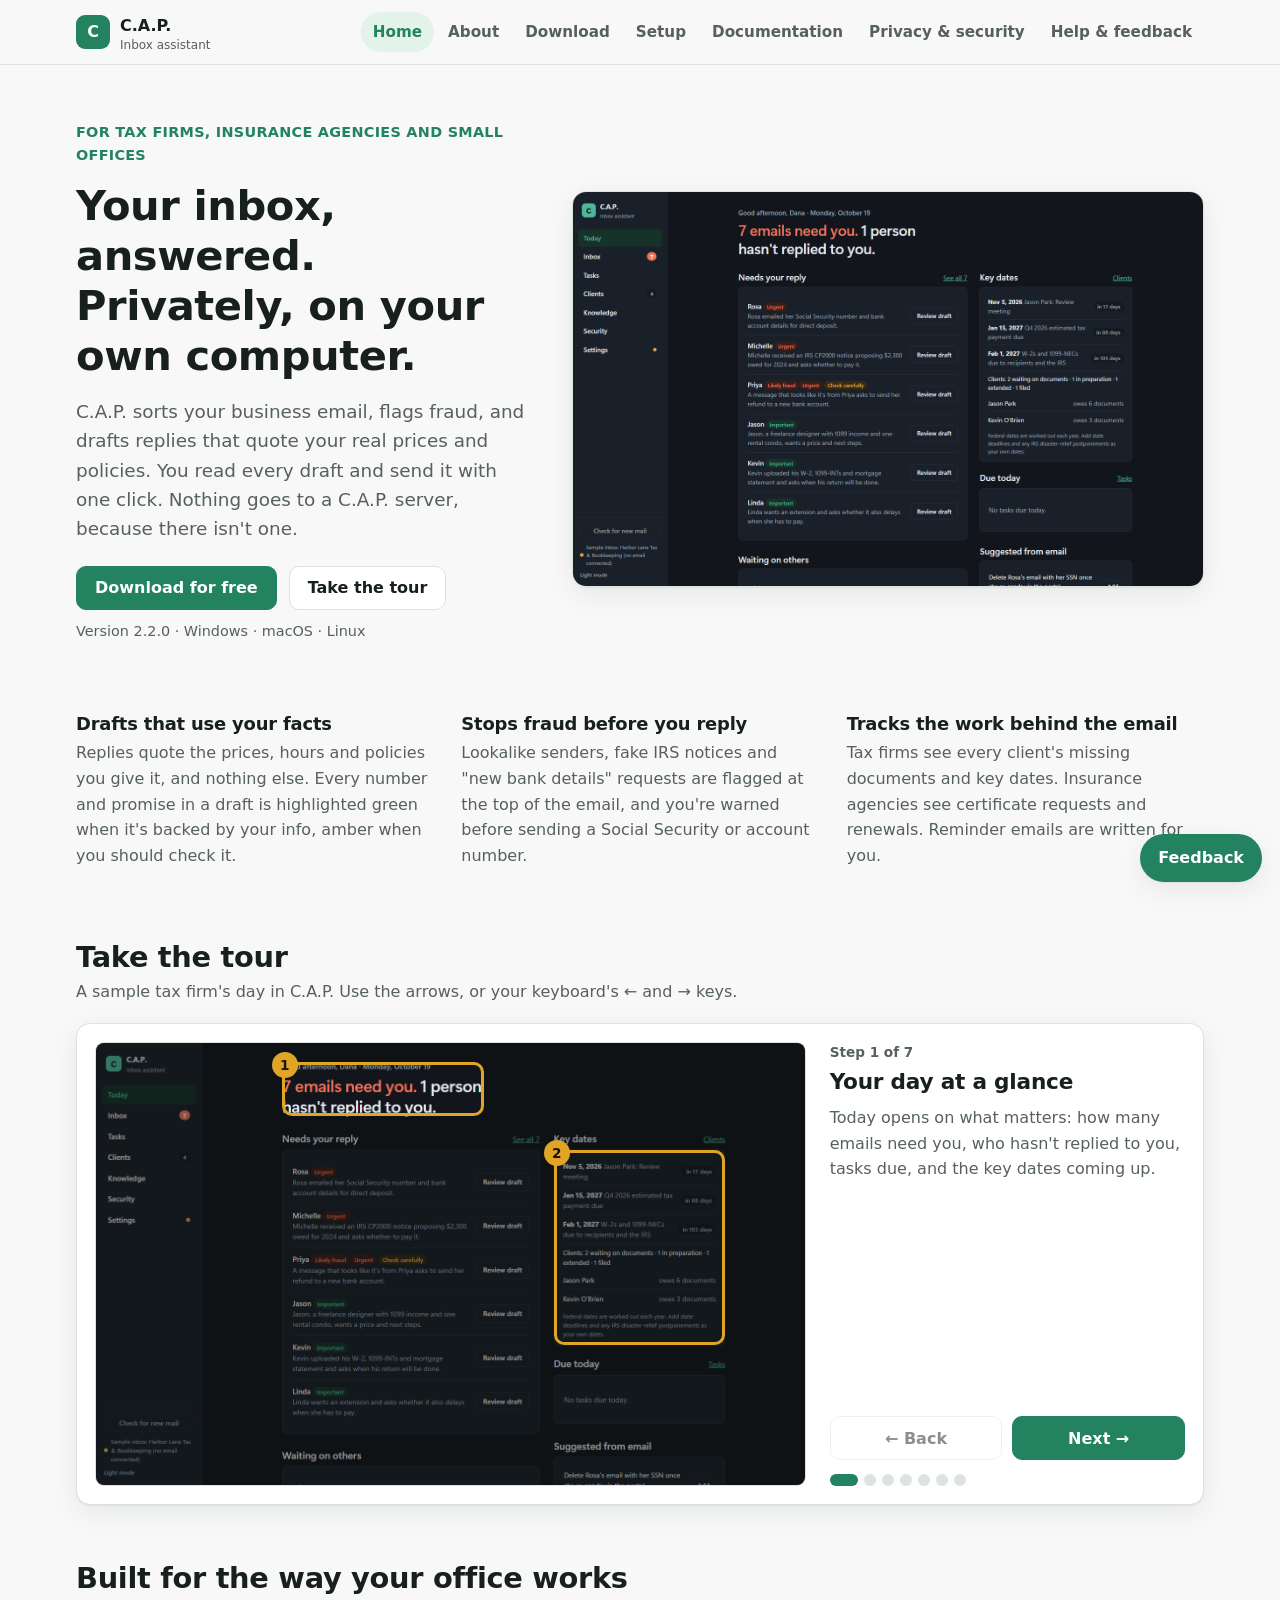
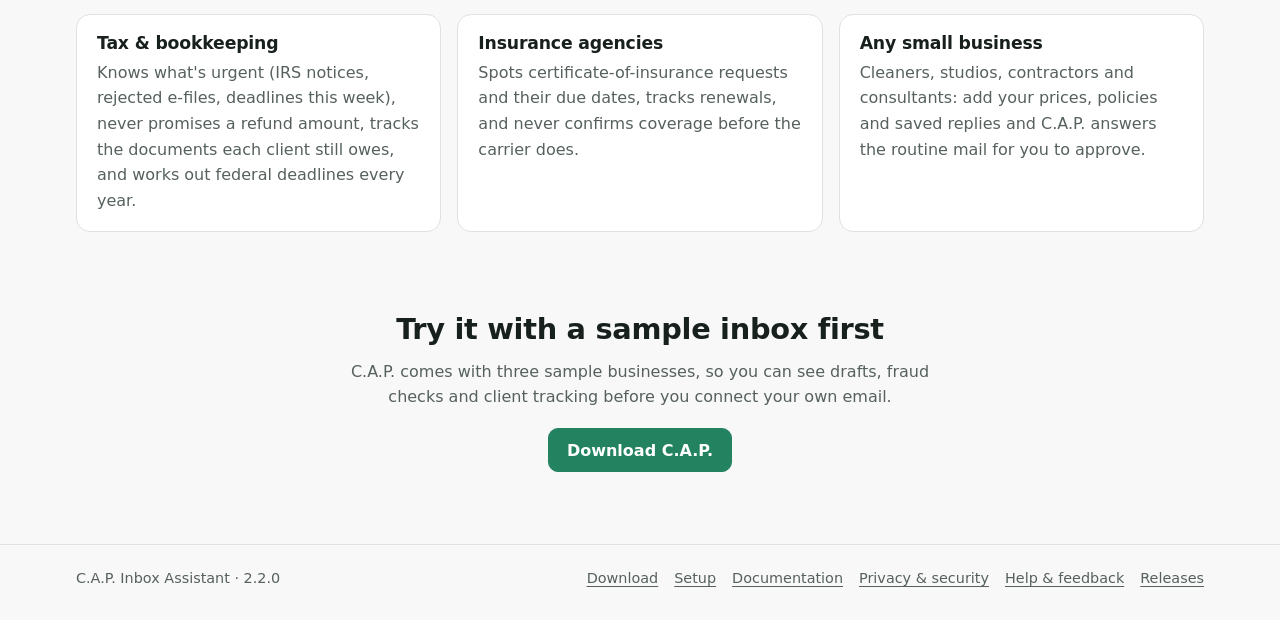
<file: site/index.html>
<!doctype html>
<html lang="en">
<head>
<meta charset="utf-8">
<meta name="viewport" content="width=device-width, initial-scale=1">
<title>C.A.P. Inbox Assistant</title>
<meta name="description" content="C.A.P. sorts your business email and drafts replies from your own prices and policies, on your own computer. Free download for Windows, macOS and Linux.">
<!-- The GitHub repository that hosts the releases, as owner/name. The download buttons read its latest release. -->
<meta name="cap-repo" content="OWNER/REPO">
<!-- GoatCounter site code (CODE.goatcounter.com) for cookie-free visit and download counts. Empty turns counting off. -->
<meta name="goatcounter" content="cap-inbox">
<meta http-equiv="Content-Security-Policy" content="default-src 'self'; img-src 'self' data: https://cap-inbox.goatcounter.com;connect-src 'self' https://api.github.com; style-src 'self'; script-src 'self'; base-uri 'none'; form-action 'none'">
<meta name="referrer" content="no-referrer">
<link rel="icon" href="assets/icon.svg" type="image/svg+xml">
<link rel="stylesheet" href="styles.css">
</head>
<body>
<a class="skip" href="#main">Skip to content</a>
<header class="top">
  <div class="wrap top-row">
    <a class="brand" href="#home" aria-label="C.A.P. home"><span class="mark" aria-hidden="true">C</span><span>C.A.P.<small>Inbox assistant</small></span></a>
    <nav class="tabs" aria-label="Site">
      <a href="#home" data-tab="home">Home</a>
      <a href="#about" data-tab="about">About</a>
      <a href="#download" data-tab="download">Download</a>
      <a href="#setup" data-tab="setup">Setup</a>
      <a href="#docs" data-tab="docs">Documentation</a>
      <a href="#privacy" data-tab="privacy">Privacy &amp; security</a>
      <a href="#feedback" data-tab="feedback">Help &amp; feedback</a>
    </nav>
  </div>
</header>

<main id="main" tabindex="-1">

<!-- ============================== HOME ============================== -->
<section id="tab-home" class="tab" aria-labelledby="home-title">
  <div class="wrap hero">
    <div class="hero-copy">
      <p class="eyebrow">For tax firms, insurance agencies and small offices</p>
      <h1 id="home-title">Your inbox, answered. Privately, on your own computer.</h1>
      <p class="lede">C.A.P. sorts your business email, flags fraud, and drafts replies that quote your real prices and policies. You read every draft and send it with one click. Nothing goes to a C.A.P. server, because there isn't one.</p>
      <div class="cta">
        <a class="btn primary" href="#download" data-os-label>Download for free</a>
        <a class="btn" href="#tour">Take the tour</a>
      </div>
      <p class="fine" data-version-line>Windows · macOS · Linux</p>
    </div>
    <figure class="hero-shot">
      <img src="assets/today.png" width="1440" height="900" alt="The C.A.P. Today screen: seven emails need a reply, urgent and likely-fraud emails are labeled, and a Key dates panel lists upcoming tax deadlines.">
    </figure>
  </div>

  <div class="wrap points">
    <article><h2>Drafts that use your facts</h2><p>Replies quote the prices, hours and policies you give it, and nothing else. Every number and promise in a draft is highlighted green when it's backed by your info, amber when you should check it.</p></article>
    <article><h2>Stops fraud before you reply</h2><p>Lookalike senders, fake IRS notices and "new bank details" requests are flagged at the top of the email, and you're warned before sending a Social Security or account number.</p></article>
    <article><h2>Tracks the work behind the email</h2><p>Tax firms see every client's missing documents and key dates. Insurance agencies see certificate requests and renewals. Reminder emails are written for you.</p></article>
  </div>

  <div class="wrap" id="tour">
    <div class="section-head">
      <h2>Take the tour</h2>
      <p>A sample tax firm's day in C.A.P. Use the arrows, or your keyboard's ← and → keys.</p>
    </div>
    <div class="tour" tabindex="0" aria-roledescription="carousel" aria-label="Product tour">
      <div class="tour-stage">
        <img id="tour-img" src="assets/today.png" width="1440" height="900" alt="">
        <div id="tour-marks" aria-hidden="true"></div>
      </div>
      <div class="tour-side">
        <p class="tour-count" id="tour-count">Step 1 of 7</p>
        <h3 id="tour-title"></h3>
        <div id="tour-text" aria-live="polite"></div>
        <div class="tour-nav">
          <button class="btn" id="tour-prev" type="button">← Back</button>
          <button class="btn primary" id="tour-next" type="button">Next →</button>
        </div>
        <div class="tour-dots" id="tour-dots" role="tablist" aria-label="Tour steps"></div>
      </div>
    </div>
  </div>

  <div class="wrap built-for">
    <div class="section-head"><h2>Built for the way your office works</h2></div>
    <div class="cards three">
      <article class="card"><h3>Tax &amp; bookkeeping</h3><p>Knows what's urgent (IRS notices, rejected e-files, deadlines this week), never promises a refund amount, tracks the documents each client still owes, and works out federal deadlines every year.</p></article>
      <article class="card"><h3>Insurance agencies</h3><p>Spots certificate-of-insurance requests and their due dates, tracks renewals, and never confirms coverage before the carrier does.</p></article>
      <article class="card"><h3>Any small business</h3><p>Cleaners, studios, contractors and consultants: add your prices, policies and saved replies and C.A.P. answers the routine mail for you to approve.</p></article>
    </div>
  </div>

  <div class="wrap closing">
    <h2>Try it with a sample inbox first</h2>
    <p>C.A.P. comes with three sample businesses, so you can see drafts, fraud checks and client tracking before you connect your own email.</p>
    <a class="btn primary" href="#download">Download C.A.P.</a>
  </div>
</section>

<!-- ============================== ABOUT ============================== -->
<section id="tab-about" class="tab" aria-labelledby="about-title" hidden>
  <div class="wrap narrow">
    <h1 id="about-title">About C.A.P.</h1>
    <p class="lede">C.A.P. is a private AI inbox assistant for small businesses. It reads your email on your own computer, works out what needs you, and writes a reply in your voice using only facts you've given it. You stay in charge: it never sends, archives or deletes anything without your click.</p>

    <h2>How it works</h2>
    <ol class="flow">
      <li><strong>Your mailbox</strong><span>C.A.P. connects straight to your email provider. Mail stays unread on the server.</span></li>
      <li><strong>Sort</strong><span>A quick pass on each new email: needs a reply, FYI, urgent, likely fraud, holds sensitive numbers.</span></li>
      <li><strong>Draft</strong><span>Urgent mail first. Drafts use your business profile, saved replies and files, and never invent prices or availability.</span></li>
      <li><strong>Check</strong><span>Every price, date, link and promise is highlighted: green when your sources back it, amber when you should look.</span></li>
      <li><strong>You send</strong><span>Edit if you like, then send. C.A.P. learns from your edits and offers to update your facts.</span></li>
    </ol>

    <h2>What's inside</h2>
    <div class="cards two">
      <article class="card"><h3>Today</h3><p>Who needs a reply, who hasn't answered you, tasks due, key dates and today's calendar, with the time you've saved.</p></article>
      <article class="card"><h3>Inbox</h3><p>Needs reply, FYI, Snoozed and Sent. One-click drafts with tone buttons, saved replies, "remind me if no answer", snooze, and keyboard shortcuts.</p></article>
      <article class="card"><h3>Clients or Policies</h3><p>Tax firms: each client's return, status, documents still owed, a timeline of dates, and a reminder email listing what's missing. Insurance: certificate requests and renewals with due dates.</p></article>
      <article class="card"><h3>Key dates</h3><p>Federal tax deadlines worked out for every year and moved off weekends and holidays, plus your own state deadlines and client dates, once or every year.</p></article>
      <article class="card"><h3>Knowledge</h3><p>Business profile, saved replies, and files (PDF, Word, Excel, PowerPoint, text up to 25 MB). Ask questions and get answers with their sources.</p></article>
      <article class="card"><h3>Security</h3><p>A protection score, app lock with a PIN, fraud and sensitive-number checks, automatic clean-up of old email text, and an audit log you can download.</p></article>
      <article class="card"><h3>Industry starter kits</h3><p>Pick tax &amp; bookkeeping or insurance to add 14 ready-made saved replies, "never promise" safety rules and a document checklist. Nothing you've written is changed.</p></article>
      <article class="card"><h3>Your choice of AI</h3><p>Run a free model on your own computer with Ollama, so email never leaves it, or use OpenAI, Anthropic, Google Gemini, Groq or OpenRouter with your own API key.</p></article>
    </div>

    <h2>What C.A.P. won't do</h2>
    <ul class="ticks no">
      <li>Send, archive or delete email on its own. There is no auto-send.</li>
      <li>Invent prices, policies, dates or availability that aren't in your information.</li>
      <li>Send your data to us. There is no C.A.P. account, server, analytics or telemetry.</li>
    </ul>

    <h2>Works with</h2>
    <table class="grid-table">
      <thead><tr><th scope="col">Email</th><th scope="col">How it connects</th></tr></thead>
      <tbody>
        <tr><td>Gmail and Google Workspace, Yahoo, iCloud, AOL, Zoho, Fastmail</td><td>Secure IMAP and SMTP with an app password (about 2 minutes to create)</td></tr>
        <tr><td>Your own domain (you@yourbusiness.com)</td><td>IMAP and SMTP with your email password or app password</td></tr>
        <tr><td>Outlook.com, Hotmail, Microsoft 365 (including your own domain on Microsoft 365)</td><td>Sign in with Microsoft: enter a short code on Microsoft's page and approve. C.A.P. never sees your password.</td></tr>
        <tr><td>Google Calendar (optional)</td><td>Google sign-in, so drafts avoid times you're already booked</td></tr>
      </tbody>
    </table>

    <h2>Release notes</h2>
    <div class="notes">
      <h3>Version <span data-version>2.2.5</span></h3>
      <ul>
        <li>Outlook.com and Microsoft 365 now work with Sign in with Microsoft, including business addresses on Microsoft 365.</li>
        <li>Business email on Google Workspace is recognised automatically.</li>
        <li>A Windows installer: Start menu entry, uninstall from Settings, no administrator password needed.</li>
        <li>Fixes a Windows start-up error ("Failed to resolve Python.Runtime.Loader.Initialize") after unzipping the download with Extract All.</li>
        <li>Key dates never run out: federal deadlines are worked out every year, moved off weekends and holidays.</li>
        <li>Add your own dates for the whole firm, or on a client's timeline.</li>
        <li>Upload files button in Knowledge.</li>
        <li>Starter kits added while a sample inbox is loaded now stay after the sample is removed.</li>
        <li>Stronger protection for the app window, and no outside calls from the AI library at start-up.</li>
        <li>Downloads for Windows, macOS (Apple silicon) and Linux.</li>
      </ul>
      <p><a data-releases-link href="#download">All releases</a></p>
    </div>
  </div>
</section>

<!-- ============================== DOWNLOAD ============================== -->
<section id="tab-download" class="tab" aria-labelledby="download-title" hidden>
  <div class="wrap narrow">
    <h1 id="download-title">Download C.A.P.</h1>
    <p class="lede blurb">Free for Windows, macOS and Linux. C.A.P. runs on your own computer: your email, clients and business details stay there. Download, unzip and open it, then try the sample inbox before you connect your email. Setup takes about ten minutes.</p>

    <div class="dl-main" id="dl-main"></div>
    <div class="dl-list" id="dl-list" aria-live="polite"><p class="muted">Loading the latest release…</p></div>
    <p class="fine" id="dl-source"></p>

    <h2>Before you open it</h2>
    <div class="notice">
      <p><strong>Your computer will warn you the first time.</strong> This release isn't code-signed yet, so Windows shows "Windows protected your PC" and macOS says it can't check the app for malware. That's expected for an unsigned app. The <a href="#setup">setup guide</a> shows exactly what to click. Check the SHA-256 checksum below first, so you know the file is the one we published.</p>
    </div>

    <h2>Check the download</h2>
    <p>Each file has a SHA-256 checksum. Run the command for your computer in the folder you downloaded to, and compare the result with the checksum next to the file above. They should match exactly.</p>
    <div class="os-switch" role="tablist" aria-label="Checksum command">
      <button role="tab" data-verify="windows" aria-selected="true">Windows</button><button role="tab" data-verify="mac" aria-selected="false">macOS</button><button role="tab" data-verify="linux" aria-selected="false">Linux</button>
    </div>
    <div class="verify" data-verify-panel="windows"><p>In PowerShell:</p><pre><code>Get-FileHash .\<span data-file="windows">CAP-windows-x64.zip</span> -Algorithm SHA256</code></pre></div>
    <div class="verify" data-verify-panel="mac" hidden><p>In Terminal:</p><pre><code>shasum -a 256 ~/Downloads/<span data-file="mac">CAP-macos-arm64.zip</span></code></pre></div>
    <div class="verify" data-verify-panel="linux" hidden><p>In a terminal:</p><pre><code>sha256sum ~/Downloads/<span data-file="linux">CAP-linux-x64.tar.gz</span></code></pre></div>

    <h2>System requirements</h2>
    <table class="grid-table">
      <thead><tr><th scope="col"></th><th scope="col">Windows</th><th scope="col">macOS</th><th scope="col">Linux</th></tr></thead>
      <tbody>
        <tr><th scope="row">System</th><td>Windows 10 or 11, 64-bit</td><td>macOS 14 Sonoma or later, Apple silicon (M1 or newer)</td><td>64-bit desktop Linux, such as Ubuntu 22.04 or newer</td></tr>
        <tr><th scope="row">Memory</th><td colspan="3">8 GB minimum. 16 GB recommended to run the AI on your own computer.</td></tr>
        <tr><th scope="row">Disk space</th><td colspan="3">About 1.5 GB for C.A.P., plus 3 to 15 GB for a local AI model (not needed if you use a cloud AI key).</td></tr>
        <tr><th scope="row">Internet</th><td colspan="3">Needed to read and send email, and for cloud AI if you choose it.</td></tr>
      </tbody>
    </table>
    <p class="fine">Macs with Intel processors aren't supported in this release.</p>
  </div>
</section>

<!-- ============================== SETUP ============================== -->
<section id="tab-setup" class="tab" aria-labelledby="setup-title" hidden>
  <div class="wrap narrow">
    <h1 id="setup-title">Set up C.A.P.</h1>
    <p class="lede">About ten minutes from download to your first draft. Pick your computer:</p>
    <div class="os-switch big" role="tablist" aria-label="Your computer">
      <button role="tab" data-setup="windows" aria-selected="true">Windows</button><button role="tab" data-setup="mac" aria-selected="false">macOS</button><button role="tab" data-setup="linux" aria-selected="false">Linux</button>
    </div>

    <ol class="steps" data-setup-panel="windows">
      <li><h3>Download</h3><p>Go to <a href="#download">Download</a> and save <code data-file="windows">CAP-windows-x64-setup.exe</code>. Optional: check its checksum as shown there.</p></li>
      <li><h3>Run the installer</h3><p>Open your Downloads folder and double-click the file. If you see "Windows protected your PC", click <strong>More info</strong>, then <strong>Run anyway</strong>. It installs just for you, so no administrator password is needed.</p></li>
      <li><h3>Follow the setup</h3><p>Click <strong>Next</strong> through the setup, tick <strong>Create a desktop shortcut</strong> if you'd like one, and click <strong>Install</strong>, then <strong>Finish</strong> to open C.A.P.</p></li>
      <li><h3>Open it any time</h3><p>Find <strong>C.A.P. Inbox Assistant</strong> in the Start menu. Right-click it and choose <strong>Pin to Start</strong> or <strong>Pin to taskbar</strong> to keep it handy.</p></li>
      <li><h3>Prefer no installer?</h3><p>Download the portable ZIP instead, right-click it, choose <strong>Extract All…</strong> into a folder you own, such as <code>Documents\CAP</code>, and open <strong>CAP.exe</strong> in the <code>CAP</code> folder. Keep that folder together: the app needs the <code>_internal</code> folder beside it.</p></li>
    </ol>

    <ol class="steps" data-setup-panel="mac" hidden>
      <li><h3>Download</h3><p>Go to <a href="#download">Download</a> and save <code data-file="mac">CAP-macos-arm64.zip</code>. Safari usually unzips it for you; if not, double-click the ZIP in Downloads.</p></li>
      <li><h3>Move it to Applications</h3><p>Drag <strong>CAP</strong> (CAP.app) from Downloads into your <strong>Applications</strong> folder.</p></li>
      <li><h3>Open it the first time</h3><p>Double-click CAP in Applications. macOS says it can't check the app for malware; click <strong>Done</strong> (or <strong>OK</strong>). Then open <strong>System Settings → Privacy &amp; Security</strong>, scroll down to the message about CAP, and click <strong>Open Anyway</strong>. Enter your Mac password if asked, then click <strong>Open</strong>.</p></li>
      <li><h3>From now on</h3><p>CAP opens like any other app. Drag it to your Dock to keep it there.</p></li>
    </ol>

    <ol class="steps" data-setup-panel="linux" hidden>
      <li><h3>Download</h3><p>Go to <a href="#download">Download</a> and save <code data-file="linux">CAP-linux-x64.tar.gz</code>.</p></li>
      <li><h3>Unpack it</h3><pre><code>mkdir -p ~/Applications
tar -xzf ~/Downloads/<span data-file="linux">CAP-linux-x64.tar.gz</span> -C ~/Applications</code></pre></li>
      <li><h3>Open C.A.P.</h3><pre><code>~/Applications/CAP/CAP</code></pre><p>If the window doesn't open, your system may be missing a few common display libraries. On Ubuntu or Debian:</p><pre><code>sudo apt install libxcb-cursor0 libxkbcommon-x11-0 libnss3 libegl1</code></pre></li>
      <li><h3>Optional: add it to your app menu</h3><p>Create <code>~/.local/share/applications/cap.desktop</code> containing:</p><pre><code>[Desktop Entry]
Type=Application
Name=C.A.P.
Exec=/home/YOUR-USER-NAME/Applications/CAP/CAP
Terminal=false
Categories=Office;Email;</code></pre></li>
    </ol>

    <h2>Then, in C.A.P.</h2>
    <p>The first time it opens, C.A.P. walks you through three steps. Here's what each one needs. For everything after setup, see the <a href="#docs">Documentation</a>.</p>
    <ol class="steps cont">
      <li><h3>Try the sample inbox (optional)</h3><p>Choose a sample business (home cleaning, tax firm or insurance agency) and click <strong>Load sample inbox</strong> to see drafts, fraud flags and client tracking. Remove it any time in <strong>Settings</strong>; your own setup is kept.</p></li>
      <li><h3>Choose the AI that writes drafts</h3>
        <p><strong>Private and free, on your computer:</strong> install <a href="https://ollama.com/download" rel="noopener noreferrer">Ollama</a>, then download one model. Open a terminal (PowerShell on Windows) and run one of these:</p>
        <table class="grid-table">
          <thead><tr><th scope="col">Your computer has</th><th scope="col">Run this</th></tr></thead>
          <tbody>
            <tr><td>8 GB of memory</td><td><code>ollama pull qwen3.5:4b</code></td></tr>
            <tr><td>12 GB or more</td><td><code>ollama pull qwen3.5:9b</code></td></tr>
            <tr><td>16 GB or more, for the most natural writing</td><td><code>ollama pull gemma3:12b</code></td></tr>
          </tbody>
        </table>
        <p>C.A.P. finds Ollama by itself. Pick the model and click <strong>Use this model</strong>.</p>
        <p><strong>Faster on older computers:</strong> choose <strong>Cloud</strong> and paste an API key from OpenAI, Anthropic, Google Gemini, Groq or OpenRouter. The text needed for each draft then goes to that company. See <a href="#privacy">Privacy &amp; security</a>.</p></li>
      <li><h3>Connect your email</h3>
        <p>Type your email address. C.A.P. picks the right way to connect and links to the page you need. For Gmail, Yahoo, iCloud, AOL, Zoho and Fastmail, create an <strong>app password</strong> (your provider's security settings; two-step verification must be on) and paste it in. For your own domain, use your email password or app password; the server names are filled in for you and can be changed.</p>
        <p><strong>Outlook.com, Hotmail and Microsoft 365</strong> (including business addresses on Microsoft 365): click <strong>Sign in with Microsoft</strong>, enter the code C.A.P. shows on Microsoft's page, and approve. Your company's IT admin may need to approve C.A.P. once for your organisation.</p></li>
      <li><h3>Tell it about your business</h3><p>Add your name, business name, services and prices. Then open <strong>Knowledge</strong> to add hours, policies, links and common questions, and upload price lists or policy documents with <strong>Upload files</strong>. Drafts use only what's here.</p></li>
      <li><h3>Pick your industry</h3><p>In <strong>Settings → Your industry</strong>, choose Tax &amp; bookkeeping or Insurance agency and click <strong>Add starter kit</strong> for 14 saved replies, safety rules and a checklist.</p></li>
      <li><h3>Lock it down</h3><p>Open <strong>Security</strong> and turn on <strong>App lock</strong> (save your recovery code somewhere safe), choose how long to keep old email text, and turn on disk encryption for your computer (BitLocker, FileVault or LUKS).</p></li>
    </ol>

    <h2>Updating</h2>
    <p>On Windows, run the new installer; it replaces the old version. With the portable ZIP, or on macOS and Linux, replace the old <code>CAP</code> folder (or CAP.app) with the new one. Your email history, settings and clients are stored separately, so they carry over.</p>

    <h2>Removing C.A.P.</h2>
    <p>On Windows, open <strong>Settings → Apps → Installed apps</strong>, find <strong>C.A.P. Inbox Assistant</strong>, and choose <strong>Uninstall</strong>. With the portable ZIP, or on macOS and Linux, delete the <code>CAP</code> folder or CAP.app. To remove your data too, delete C.A.P.'s data folder:</p>
    <ul>
      <li>Windows: <code>%LOCALAPPDATA%\CAP</code> (paste it into File Explorer's address bar)</li>
      <li>macOS: <code>~/Library/Application Support/CAP</code></li>
      <li>Linux: <code>~/.local/share/CAP</code></li>
    </ul>
    <p>Saved email and AI passwords are in your system's password store (Windows Credential Manager, macOS Keychain or your Linux keyring) under entries named for C.A.P.; delete them there.</p>

    <h2>If something goes wrong</h2>
    <dl class="faq">
      <dt>Windows: "Failed to resolve Python.Runtime.Loader.Initialize"</dt><dd>Windows blocked the files because they came from the internet. Version 2.2.1 and later fix this by themselves. On an older version, delete the extracted <code>CAP</code> folder, right-click the downloaded ZIP, choose <strong>Properties</strong>, tick <strong>Unblock</strong>, click <strong>OK</strong>, and extract it again.</dd>
      <dt>Nothing happens when I open it</dt><dd>Give it a few seconds the first time. On Windows, make sure you extracted the ZIP first and opened CAP.exe from the extracted folder.</dd>
      <dt>"Ollama isn't running"</dt><dd>Open the Ollama app (or run <code>ollama serve</code>), then click <strong>Test and use this model</strong> again.</dd>
      <dt>Email won't connect</dt><dd>Most providers need an app password, not your normal password, and two-step verification turned on to create one. C.A.P.'s connect screen links to the right page.</dd>
      <dt>Drafts are slow</dt><dd>Local AI depends on your computer. Try a smaller model, choose <strong>Settings → Inbox → Write drafts only when I open an email</strong>, or use a cloud AI key.</dd>
    </dl>
  </div>
</section>

<!-- ============================== PRIVACY ============================== -->
<section id="tab-privacy" class="tab" aria-labelledby="privacy-title" hidden>
  <div class="wrap narrow">
    <h1 id="privacy-title">Privacy &amp; security</h1>
    <p class="lede">C.A.P. was built for offices that handle tax returns, policies and Social Security numbers. Here is exactly what happens to your information.</p>

    <h2>Where your information lives</h2>
    <p>Everything C.A.P. knows (email text, drafts, clients, tasks, your business details and files) is kept in one database file on your computer, in C.A.P.'s data folder. There is no C.A.P. account and no C.A.P. server. We never receive your email, your clients' details or anything about how you use the app.</p>

    <h2>What leaves your computer, and only when</h2>
    <table class="grid-table">
      <thead><tr><th scope="col">Goes to</th><th scope="col">What</th><th scope="col">When</th></tr></thead>
      <tbody>
        <tr><td>Your email provider</td><td>Reading, sending, archiving and deleting your mail, over encrypted connections</td><td>When C.A.P. checks for mail, and when you click Send, Done or Delete</td></tr>
        <tr><td>Nobody (local AI)</td><td>With Ollama, drafting happens on your computer</td><td>Never leaves</td></tr>
        <tr><td>The AI company you chose (cloud AI)</td><td>The text needed to sort and draft each email, under your own API key. You can mask SSNs and account numbers first.</td><td>Only if you choose a cloud AI</td></tr>
        <tr><td>Google Calendar</td><td>Reading your events so drafts avoid busy times</td><td>Only if you connect it</td></tr>
      </tbody>
    </table>
    <p>C.A.P. has no analytics, telemetry or crash reporting, and it turns off the reporting option in the AI library it uses.</p>

    <h2>How C.A.P. protects it</h2>
    <ul class="ticks">
      <li><strong>Private to this computer.</strong> C.A.P. only accepts connections from your own computer. Every change needs a secret code that is new each time C.A.P. starts, and other websites can't load or embed it.</li>
      <li><strong>App lock.</strong> A PIN when C.A.P. opens and after you've been away. The PIN is stored only as a salted hash, wrong guesses lock it for a while, and a recovery code gets you back in.</li>
      <li><strong>Passwords in your system's vault.</strong> Email passwords and AI keys go to Windows Credential Manager, the macOS Keychain or your Linux keyring. If that isn't available, C.A.P. says so in Settings.</li>
      <li><strong>Fraud and impersonation shield.</strong> Lookalike sender addresses, fake IRS messages, payment-change requests and phishing links are flagged before you reply.</li>
      <li><strong>Sensitive-number guard.</strong> Emails holding SSNs, account, card or license numbers are marked, you're warned before sending one, and numbers can be masked once an email is handled.</li>
      <li><strong>Clean-up.</strong> Choose to delete old email text automatically after 30 days to 2 years, in line with the FTC Safeguards Rule's disposal expectation.</li>
      <li><strong>Audit log.</strong> Sends, deletions, exports and security changes are recorded on your computer, and you can download the log.</li>
      <li><strong>You're in control.</strong> Nothing is sent, archived or deleted without your click. Export all your data as a file, or delete your email history, from Settings.</li>
    </ul>

    <h2>What you should do too</h2>
    <ul>
      <li>Turn on disk encryption: BitLocker or Device Encryption on Windows, FileVault on macOS, LUKS on Linux.</li>
      <li>Turn on C.A.P.'s app lock if anyone else uses the computer.</li>
      <li>Use the local AI if you'd rather no email text ever leave your computer.</li>
    </ul>

    <h2>Your download</h2>
    <ul>
      <li>Each release is built from its source code by GitHub's build service, which starts every app on its system and checks that it runs before publishing.</li>
      <li>Every file has a SHA-256 checksum on the <a href="#download">Download</a> page, so you can check it hasn't been changed.</li>
      <li>Releases aren't code-signed yet, which is why your computer warns you the first time. Signed releases are planned.</li>
    </ul>

    <h2>This website</h2>
    <p>This site uses no cookies and loads no outside fonts or scripts. It's hosted on GitHub Pages, and the Download page asks GitHub for the latest release details, so GitHub sees your visit as described in <a href="https://docs.github.com/site-policy/privacy-policies/github-general-privacy-statement" rel="noopener noreferrer">GitHub's privacy statement</a>.</p>
    <p>To know how many people visit and download, the site counts page views and download clicks with <a href="https://www.goatcounter.com/help/privacy" rel="noopener noreferrer">GoatCounter</a>, a privacy-friendly counter. Each count says which page was viewed, the site that linked here, and your browser's screen size. GoatCounter doesn't use cookies, doesn't store your IP address, and can't follow you to other sites. If your browser sends "Do Not Track", nothing is counted.</p>
    <p>The Help &amp; feedback form doesn't send anything itself. It opens GitHub with your words filled in, and nothing is posted until you post it there under your GitHub account. Posts in the C.A.P. community are public.</p>

    <h2>Honest limits</h2>
    <p>C.A.P. helps you follow good practice, but it isn't certified for any regulation and doesn't make you compliant by itself. Your obligations under the FTC Safeguards Rule, IRS Publication 4557 or state insurance rules stay with your office.</p>

    <h2>Found a security problem?</h2>
    <p>Please tell us privately through <a data-security-link href="#privacy">GitHub's private vulnerability reporting</a> rather than a public issue.</p>
  </div>
</section>

<!-- ============================== DOCUMENTATION ============================== -->
<section id="tab-docs" class="tab" aria-labelledby="docs-title" hidden>
  <div class="wrap docs">
    <aside class="docs-side" aria-label="Documentation contents">
      <label class="docs-search-label" for="docs-search">Search the documentation</label>
      <input id="docs-search" type="search" placeholder="Search, e.g. snooze, PIN, renewals" autocomplete="off">
      <p class="fine" id="docs-search-status" aria-live="polite"></p>
      <details class="docs-toc" id="docs-toc" open>
        <summary>Contents</summary>
        <nav>
          <a href="#docs-start">Getting started</a>
          <a href="#docs-navigation">Finding your way around</a>
          <a href="#docs-workflow">Your daily workflow</a>
          <a href="#docs-today">Today</a>
          <a href="#docs-inbox">Inbox</a>
          <a href="#docs-drafts">Working with a draft</a>
          <a href="#docs-tasks">Tasks</a>
          <a href="#docs-clients">Clients (tax &amp; bookkeeping)</a>
          <a href="#docs-policies">Policies (insurance)</a>
          <a href="#docs-knowledge">Knowledge</a>
          <a href="#docs-security">Security</a>
          <a href="#docs-settings">Settings</a>
          <a href="#docs-ai">Choosing an AI engine</a>
          <a href="#docs-email">Connecting your email</a>
          <a href="#docs-shortcuts">Keyboard shortcuts</a>
          <a href="#docs-troubleshooting">Troubleshooting</a>
        </nav>
      </details>
    </aside>

    <div class="docs-body">
      <h1 id="docs-title">Documentation</h1>
      <p class="lede">Everything you need to know to use C.A.P. day to day: where things are, what each screen does, and how to get the most from it. To install it, see <a href="#setup">Setup</a>.</p>
      <p class="docs-empty" id="docs-empty" hidden>Nothing matches that search. Try a shorter word, or <a href="#feedback">ask the community</a>.</p>

      <section class="docs-sec" id="docs-start">
        <h2>Getting started</h2>
        <p>The first time C.A.P. opens, it shows <strong>Set up C.A.P. in three steps</strong>:</p>
        <ol>
          <li><strong>Choose the AI that writes drafts.</strong> If Ollama is installed and running, C.A.P. finds it and lists your models; pick one and click <strong>Use this model</strong>. Otherwise you can use a cloud AI key later in Settings. See <a href="#docs-ai">Choosing an AI engine</a>.</li>
          <li><strong>Connect your email, or try the sample inbox.</strong> Type your email address and click <strong>Continue</strong>, and C.A.P. shows the steps for your provider. Or pick a sample business and click <strong>Load sample inbox</strong> to explore first.</li>
          <li><strong>Tell it about you and your business.</strong> Your name, business name and what you offer, with typical prices. Click <strong>Save</strong>. You can add much more later in <a href="#docs-knowledge">Knowledge</a>.</li>
        </ol>
        <h3>Try the sample inbox first</h3>
        <p>There are three fictional businesses: a home cleaning business, a tax &amp; bookkeeping firm and an insurance agency. Each comes with real-looking emails, ready-made drafts, fraud examples and tracked clients or policies. Sample emails are marked <span class="tag">Sample</span>, and "sending" one doesn't email anyone.</p>
        <p>While a sample is loaded, its business details stand in for yours. Remove it any time with <strong>Remove samples</strong> (in the Inbox or in Settings → Inbox); your own profile, signature and saved replies come back.</p>
      </section>

      <section class="docs-sec" id="docs-navigation">
        <h2>Finding your way around</h2>
        <p>The sidebar on the left takes you to each screen. A number next to a name shows how many things are waiting there.</p>
        <table class="grid-table">
          <thead><tr><th scope="col">Screen</th><th scope="col">What it's for</th></tr></thead>
          <tbody>
            <tr><th scope="row">Today</th><td>Your day at a glance: who needs a reply, who hasn't answered you, key dates, tasks due and your calendar.</td></tr>
            <tr><th scope="row">Inbox</th><td>Read email and review, edit and send the drafted replies.</td></tr>
            <tr><th scope="row">Tasks</th><td>Your to-do list, including tasks pulled from email.</td></tr>
            <tr><th scope="row">Clients <span class="fine">or</span> Policies</th><td>Appears once you choose an industry: client returns for tax firms, or certificates and renewals for insurance agencies.</td></tr>
            <tr><th scope="row">Knowledge</th><td>The facts drafts are allowed to use: business profile, saved replies, files and notes.</td></tr>
            <tr><th scope="row">Security</th><td>Your protection score, app lock, fraud and sensitive-number warnings, and the audit log.</td></tr>
            <tr><th scope="row">Settings</th><td>Email account, your name and signature, industry, AI engine, calendar, inbox options and your data.</td></tr>
          </tbody>
        </table>
        <p>At the bottom of the sidebar: <strong>Check for new mail</strong> fetches mail now and shows progress; <strong>Light mode</strong> / <strong>Dark mode</strong> switches the theme; and, once app lock is on, <strong>Lock now</strong> locks C.A.P. straight away. A line there also shows which email account is connected, or that a sample inbox is loaded.</p>
        <p>Press <span class="kbd">?</span> any time to see the <a href="#docs-shortcuts">keyboard shortcuts</a>.</p>
      </section>

      <section class="docs-sec" id="docs-workflow">
        <h2>Your daily workflow</h2>
        <p>Here's how mail moves through C.A.P., and what's left for you to do:</p>
        <ol class="flow">
          <li><strong>Mail arrives</strong><span>C.A.P. checks your mailbox every 10 minutes (you can change this), or when you click Check for new mail. It reads mail without marking it as read.</span></li>
          <li><strong>It's sorted</strong><span>Each email gets a quick look: needs a reply, or FYI (newsletters, receipts, notifications). Urgent mail, likely fraud and emails holding sensitive numbers are labelled.</span></li>
          <li><strong>Replies are drafted</strong><span>Urgent mail first, using only your Knowledge. If you open an email that hasn't been drafted yet, it jumps the queue.</span></li>
          <li><strong>You review</strong><span>Read the draft, check any amber facts, change the tone or wording, and add details.</span></li>
          <li><strong>You decide</strong><span>Send it, snooze the email, turn it into a task, mark it Done, or delete it. Nothing happens without your click.</span></li>
          <li><strong>C.A.P. follows up</strong><span>If you ticked "Remind me if no answer", the email comes back on Today when they go quiet, with a one-click nudge.</span></li>
        </ol>
        <h3>A typical morning</h3>
        <ol>
          <li>Open <strong>Today</strong> and read the headline: how many emails need you and who hasn't replied.</li>
          <li>Under <strong>Needs your reply</strong>, click <strong>Review draft</strong> on the first email. Urgent and fraud-flagged mail is at the top.</li>
          <li>Check the draft, then <strong>Send reply</strong> (or <span class="kbd">Ctrl</span> + <span class="kbd">Enter</span>). C.A.P. moves to the next email.</li>
          <li>Back on Today, use <strong>Draft a nudge</strong> for anyone under <strong>Waiting on others</strong>.</li>
          <li>Add any <strong>Suggested from email</strong> tasks you want to keep, and tick off what's <strong>Due today</strong>.</li>
          <li>Tax firms and agencies: glance at <strong>Key dates</strong> or <strong>Coming up</strong> for deadlines, missing documents and renewals.</li>
        </ol>
      </section>

      <section class="docs-sec" id="docs-today">
        <h2>Today</h2>
        <p>The headline tells you how many emails need you, how many people haven't replied, and the time C.A.P. saved you this week. Below it:</p>
        <ul>
          <li><strong>Needs your reply:</strong> the emails waiting on you, most important first, each with a one-line summary and a <strong>Review draft</strong> button. <strong>See all</strong> opens the Inbox.</li>
          <li><strong>Waiting on others:</strong> replies you sent with "Remind me if no answer" ticked that haven't been answered. <strong>Draft a nudge</strong> writes a polite follow-up for you to review; <strong>Dismiss</strong> stops tracking it.</li>
          <li><strong>Key dates</strong> (tax firms) or <strong>Coming up</strong> (insurance agencies): upcoming deadlines, clients still owing documents, certificates due this week and renewals in the next 60 days.</li>
          <li><strong>Due today:</strong> tasks due today; tick to complete.</li>
          <li><strong>Suggested from email:</strong> to-dos C.A.P. spotted in your mail. Click <strong>Add</strong> to put one on your task list.</li>
          <li><strong>Calendar:</strong> today's events, once Google Calendar is connected.</li>
        </ul>
        <p>C.A.P. also shows how many of your recent drafts went out with little or no editing, so you can see how well it's learning.</p>
      </section>

      <section class="docs-sec" id="docs-inbox">
        <h2>Inbox</h2>
        <p>The list is on the left and the selected email is on the right. Use the filter box to find mail by sender or subject.</p>
        <h3>Tabs</h3>
        <ul>
          <li><strong>Needs reply:</strong> emails with a draft waiting for you.</li>
          <li><strong>FYI:</strong> newsletters, receipts and notifications from the last 14 days, so you can check nothing was misfiled. If one does need an answer, open it and click <strong>Draft a reply anyway</strong>.</li>
          <li><strong>Snoozed:</strong> emails you've put off; they come back by themselves at the time you chose. <strong>Bring it back now</strong> returns one early.</li>
          <li><strong>Sent:</strong> your replies. <span class="tag">Tracking reply</span> means C.A.P. will remind you if there's no answer.</li>
          <li><strong>Failed:</strong> appears only if a draft couldn't be written. Open the email and click <strong>Try again</strong>.</li>
        </ul>
        <h3>Labels on emails</h3>
        <table class="grid-table">
          <tbody>
            <tr><th scope="row"><span class="tag bad">Urgent</span> <span class="tag ok">Important</span></th><td>How soon it needs you. For tax firms, IRS notices and near deadlines are urgent; for agencies, claims and certificate deadlines.</td></tr>
            <tr><th scope="row"><span class="tag bad">Likely fraud</span> <span class="tag bad">Possible fraud</span></th><td>Signs of impersonation, such as a look-alike sender address, a fake IRS email or a request to change bank details. Open it to see why.</td></tr>
            <tr><th scope="row"><span class="tag warn">Sensitive</span></th><td>The email contains a Social Security, account, card or license number.</td></tr>
            <tr><th scope="row"><span class="tag warn">Check carefully</span></th><td>The AI wasn't confident about its draft. The reason is shown above the draft.</td></tr>
            <tr><th scope="row"><span class="tag">Writing draft…</span> <span class="tag bad">Draft failed</span></th><td>The draft is being written, or couldn't be written.</td></tr>
          </tbody>
        </table>
        <h3>Reading an email</h3>
        <ul>
          <li>A short <strong>summary</strong> sits at the top; the full text is under <strong>Original message</strong>.</li>
          <li>A <strong>fraud warning</strong> lists what looked wrong and what to do. <strong>Add a "verify by phone" task</strong> reminds you to call the sender on a number you already have before acting.</li>
          <li>A <strong>sensitive information</strong> notice shows the number masked, reminds you not to repeat it in your reply, and suggests deleting the email once it's saved securely.</li>
          <li>Tax firms and agencies see a green bar when the sender is a tracked client, with offers such as <strong>Mark received</strong> when they say they've sent documents, or <strong>Track this client's return</strong> for someone new.</li>
        </ul>
        <h3>After you reply</h3>
        <ul>
          <li><strong>Send reply</strong> sends it from your own email account. Tick <strong>Remind me if no answer</strong> (ticked for you when your reply asks a question) to get a reminder on Today after 3 days, or the delay you set in Settings.</li>
          <li><strong>Snooze…</strong> hides the email until <em>later today</em>, <em>tomorrow morning</em>, <em>next Monday</em> or <em>in a week</em>.</li>
          <li><strong>Add task</strong> turns the email into a task linked back to it.</li>
          <li><strong>Done</strong> (<span class="kbd">E</span>) files the email without replying and archives it in your mailbox.</li>
          <li><strong>Delete</strong> moves it to your mailbox's Trash. Click twice to confirm.</li>
        </ul>
      </section>

      <section class="docs-sec" id="docs-drafts">
        <h2>Working with a draft</h2>
        <p>Every draft is yours to edit. It's written from the email, your <a href="#docs-knowledge">Knowledge</a> and your signature, and it never invents prices, policies, dates or availability.</p>
        <ul>
          <li><strong>Quick replies:</strong> the buttons above the draft are short answers C.A.P. thinks fit, such as "Yes, Thursday works". Click one to rewrite the draft around it.</li>
          <li><strong>Tone:</strong> <strong>Professional</strong>, <strong>Friendly</strong> or <strong>Concise</strong> rewrites the draft in that tone. Set the default in Settings → You.</li>
          <li><strong>Insert saved reply…</strong> drops one of your saved replies in, filling in the client's first name, your name, your business name and your booking link. Check the details before sending.</li>
          <li><strong>Save as saved reply</strong> keeps a good draft for next time.</li>
          <li><strong>Tell the AI what to change:</strong> type an instruction such as "offer Thursday instead and mention the 10% repeat discount", then press <span class="kbd">Enter</span> or click <strong>Rewrite</strong>. <span class="kbd">R</span> jumps to this box.</li>
          <li><strong>Tasks from this email:</strong> to-dos the email asks of you, each with <strong>Add task</strong>.</li>
        </ul>
        <h3>Fact highlighting</h3>
        <p>Prices, dates, times, percentages, links and promises (refund, discount, free, guarantee) in the draft are highlighted as you type:</p>
        <ul>
          <li><span class="tag ok">Green</span> was found in the email, your business profile, files, saved replies or signature. The legend under the draft says where.</li>
          <li><span class="tag warn">Amber</span> isn't in any of them, so check it before sending. Click an amber item in the legend to jump to it.</li>
        </ul>
        <h3>Two safety checks when you send</h3>
        <ul>
          <li><strong>Sensitive number in this reply:</strong> if your reply contains a Social Security, account or card number, C.A.P. stops and asks. Choose <strong>Edit reply</strong> to remove it (and point the client to your secure portal or a phone call), or <strong>Send anyway</strong> if you're sure.</li>
          <li><strong>Teach C.A.P. from your edit?</strong> If you changed a fact before sending, for example a price from $240 to $260, C.A.P. offers to update your business profile so future drafts get it right. If you rewrote most of the draft, it offers to save your version as a saved reply. Click <strong>Not now</strong> to skip.</li>
        </ul>
      </section>

      <section class="docs-sec" id="docs-tasks">
        <h2>Tasks</h2>
        <ul>
          <li>Type a task, optionally choose a due date and time and a priority (<em>Normal</em>, <em>High</em> or <em>Low</em>), and click <strong>Add task</strong>. High-priority tasks show in bold.</li>
          <li>Tick <strong>Also add to calendar</strong> to put a task with a time on your Google Calendar (once it's connected).</li>
          <li>Tasks made from an email have a <strong>from email</strong> link back to it.</li>
          <li>Tick a task to complete it; <strong>Clear completed</strong> removes finished ones.</li>
          <li><strong>Next 7 days</strong> on the right shows your calendar for the week.</li>
        </ul>
      </section>

      <section class="docs-sec" id="docs-clients">
        <h2>Clients (tax &amp; bookkeeping)</h2>
        <p>Choose <strong>Tax &amp; bookkeeping</strong> in Settings → Your industry and a <strong>Clients</strong> screen appears in the sidebar. It tracks each client's return and the documents they still owe you.</p>
        <h3>Adding a client</h3>
        <p>Click <strong>Add client</strong>, or open a client's email and choose <strong>Track this client's return</strong>. Fill in their name and email, status, an optional due date, the return type and tax year, and tick the documents they need to send. W-2, 1099-INT, 1098 mortgage interest, prior-year return and photo ID are ticked to start.</p>
        <h3>Statuses</h3>
        <p><em>Waiting on documents</em> → <em>In preparation</em> → <em>Ready to sign</em> → <em>Filed</em>, or <em>Extended</em>. Change a status from the menu on the client's card. Use the tabs above the list to see open clients, one status, or all.</p>
        <h3>Documents</h3>
        <ul>
          <li>Click a document on the card to mark it received (click again to undo). The bar shows progress.</li>
          <li>When a client emails to say they've sent documents, C.A.P. offers <strong>Mark received</strong> right in the email.</li>
          <li>Once everything's in, the client moves to <em>In preparation</em> by itself.</li>
          <li><strong>Reminder for N missing documents</strong> writes an email listing exactly what's missing and pointing to your secure portal. Copy it or open it in your email app.</li>
        </ul>
        <h3>Key dates and timelines</h3>
        <ul>
          <li><strong>Federal deadlines</strong> (estimated taxes, W-2s and 1099s, business and individual returns, extensions) are worked out every year and moved off weekends and holidays the way the IRS does.</li>
          <li><strong>Your dates:</strong> click <strong>Add date</strong> for state deadlines, office closures or anything else. Tick <strong>Repeats every year</strong> for yearly dates.</li>
          <li><strong>Client timeline:</strong> each card lists the return's due date and any dates you add for that client (choose the client under "For").</li>
          <li>Dates in the next 120 days show under Key dates on this screen and on Today, with a countdown.</li>
        </ul>
      </section>

      <section class="docs-sec" id="docs-policies">
        <h2>Policies (insurance)</h2>
        <p>Choose <strong>Insurance agency</strong> in Settings → Your industry and a <strong>Policies</strong> screen appears, with two lists.</p>
        <ul>
          <li><strong>Certificate requests:</strong> who asked, the certificate holder, whether they want to be listed as additional insured, and the due date. Statuses: <em>Requested</em>, <em>Checking with carrier</em>, <em>Issued</em>. When an email asks for a certificate, C.A.P. offers <strong>Track this certificate request</strong> and fills in the holder and due date it found.</li>
          <li><strong>Renewals:</strong> the client, policy, carrier, renewal date and premium change. Statuses: <em>Upcoming</em>, <em>Re-shopping</em>, <em>Renewed</em>, <em>Lost</em>. <strong>Check-in email</strong> writes a note to the client before renewal.</li>
        </ul>
        <p>On Today, <strong>Coming up</strong> lists certificates due within a week and renewals within 60 days.</p>
      </section>

      <section class="docs-sec" id="docs-knowledge">
        <h2>Knowledge</h2>
        <p>Knowledge is everything drafts are allowed to use. If a fact isn't here or in the email, the draft won't promise it. It has four tabs.</p>
        <h3>Business profile</h3>
        <p>Fill in as much as you can, then click <strong>Save profile</strong>:</p>
        <ul class="cols-list">
          <li>Business name</li><li>What you do / who you serve</li><li>Services &amp; prices</li><li>Hours, location, service area</li>
          <li>Policies (booking, cancellation, refunds, payment)</li><li>Booking / payment / website links</li><li>Common questions &amp; your answers</li><li>Never promise or say</li>
        </ul>
        <p>"Never promise or say" is your safety list, for example "Never promise a refund amount" or "Don't confirm coverage before the carrier does". The industry starter kits fill it in for you if it's empty.</p>
        <h3>Saved replies</h3>
        <p>Answers you send often. Click <strong>New saved reply</strong>, give it a name and write the text. These placeholders are filled in when you insert it: <code>{first_name}</code>, <code>{my_name}</code>, <code>{business_name}</code> and <code>{booking_link}</code>. The AI also borrows their wording for similar emails. <strong>Industry starter kits</strong> adds 14 ready-made replies for tax firms or insurance agencies.</p>
        <h3>Files &amp; notes</h3>
        <ul>
          <li><strong>Upload files</strong> (or drag them in): price lists, FAQs, menus and policies as PDF, Word, Excel, PowerPoint or text, up to 25 MB each. The relevant passages are used in drafts.</li>
          <li><strong>New note</strong> for quick facts that don't fit the profile, like a parking note or a supplier's name.</li>
        </ul>
        <h3>Ask</h3>
        <p>Ask a question about your own business, such as "What's our cancellation policy for same-week bookings?". The answer comes only from your profile, files and notes, and lists its sources. It's a quick way to check what your drafts will say.</p>
      </section>

      <section class="docs-sec" id="docs-security">
        <h2>Security</h2>
        <p>The Security screen shows a score out of 100 based on how many protections are on, lists anything that <strong>Needs your attention</strong> (such as fraud attempts and emails holding Social Security numbers), and lets you turn each protection on.</p>
        <h3>Protections</h3>
        <ul>
          <li><strong>Client email stays private from AI companies:</strong> on when drafting runs on your computer. With a cloud AI, tick <strong>Mask SSNs and account numbers before any cloud AI</strong>.</li>
          <li><strong>App lock:</strong> click <strong>Turn on app lock</strong>, choose a PIN (4 to 32 characters) and save the <strong>recovery code</strong> it shows somewhere safe, away from the computer. C.A.P. then asks for the PIN when it opens and after you've been away. Choose <em>Lock after 5, 10, 15, 30 or 60 min away</em>, <strong>Change PIN</strong> or <strong>Turn off</strong>. After 5 wrong PINs it waits before letting anyone try again.</li>
          <li><strong>Passwords and keys in the Windows vault:</strong> your email password and AI key are kept in Windows Credential Manager (macOS Keychain or the Linux keyring on those systems).</li>
          <li><strong>Old email text is disposed of:</strong> choose to keep email text until you delete it, or for 30 days, 90 days, 6 months, 1 year or 2 years after it's handled.</li>
          <li><strong>Numbers masked in handled emails:</strong> replaces full Social Security and account numbers in emails you've finished with.</li>
          <li><strong>Fraud &amp; impersonation shield</strong> and <strong>Sensitive-number guard:</strong> always on; see <a href="#docs-inbox">Inbox</a>.</li>
          <li><strong>Audit log:</strong> sends, deletions, exports and security changes are recorded. <strong>Download audit log</strong> saves it as a spreadsheet.</li>
          <li><strong>Disk encryption:</strong> C.A.P. can't check this itself. Turn on BitLocker or Device Encryption in Windows Settings, then tick to confirm.</li>
          <li><strong>Industry safety rules:</strong> on once you choose your industry.</li>
        </ul>
        <p><strong>Summary for your security plan</strong> writes a plain description of how C.A.P. handles client data, ready to paste into your written information security plan.</p>
      </section>

      <section class="docs-sec" id="docs-settings">
        <h2>Settings</h2>
        <p>The top of Settings shows the folder where everything is stored on your computer.</p>
        <ul>
          <li><strong>Email account:</strong> connect or <strong>Disconnect</strong> your mailbox. See <a href="#docs-email">Connecting your email</a>.</li>
          <li><strong>You:</strong> your name, default tone and <strong>signature</strong> (added to every draft exactly as written). <strong>Learn my style</strong> reads your recent sent mail (at least 3 emails) to match your usual greeting, sign-off and length.</li>
          <li><strong>Your industry:</strong> General small business, Tax &amp; bookkeeping or Insurance agency. It changes what counts as urgent and what drafts must never promise, adds the Clients or Policies screen, and offers <strong>Add starter kit</strong>: 14 saved replies, safety rules and a document checklist. Nothing you've written is changed.</li>
          <li><strong>AI engine:</strong> <strong>On this computer (Ollama)</strong> or <strong>Cloud, with your API key</strong>. Pick a model and click <strong>Test and use this model</strong>. <strong>Extra quality check on each draft</strong> has the AI review its own work, which takes about twice as long on local models.</li>
          <li><strong>Google Calendar (optional):</strong> shows today's events and lets drafts avoid times you're already booked. Follow the steps shown to add your Google sign-in file, then <strong>Connect Google</strong>.</li>
          <li><strong>Inbox:</strong> how often to check for new mail (<em>only when I click</em>, or every 5, 10, 15, 30 or 60 minutes); when to write drafts (<em>right after sorting, urgent first</em>, or <em>only when I open an email</em>, fastest on slow computers); and after how many days to remind you about unanswered replies (1 to 14).</li>
          <li><strong>Sample inbox for demos:</strong> load, switch or remove a sample business.</li>
          <li><strong>Your data:</strong> <strong>Export my data (JSON)</strong> saves everything except passwords and keys; <strong>Summary for your security plan</strong>; and <strong>Delete email history</strong> removes stored email text from C.A.P. Your mailbox itself isn't touched.</li>
        </ul>
      </section>

      <section class="docs-sec" id="docs-ai">
        <h2>Choosing an AI engine</h2>
        <table class="grid-table">
          <thead><tr><th scope="col"></th><th scope="col">On this computer (Ollama)</th><th scope="col">Cloud, with your API key</th></tr></thead>
          <tbody>
            <tr><th scope="row">Privacy</th><td>Email never leaves your computer</td><td>The text needed for each draft goes to that provider</td></tr>
            <tr><th scope="row">Cost</th><td>Free</td><td>Pay-as-you-go with the provider</td></tr>
            <tr><th scope="row">Speed</th><td>Depends on your computer</td><td>Fast on any computer</td></tr>
            <tr><th scope="row">Setup</th><td>Install Ollama and download a model</td><td>Paste a key from OpenAI, Anthropic, Google Gemini, Groq or OpenRouter</td></tr>
          </tbody>
        </table>
        <p>For a local model, pick one that fits your computer's memory. Settings → AI engine → <strong>Recommended models</strong> lists them with the command to download each. For example <code>ollama pull qwen3.5:4b</code> for 8 GB of memory, or <code>ollama pull qwen3.5:9b</code> for 12 GB or more. After downloading, click <strong>Test and use this model</strong>.</p>
        <p>Cloud keys are kept in Windows Credential Manager. <strong>Remove saved key</strong> deletes yours.</p>
      </section>

      <section class="docs-sec" id="docs-email">
        <h2>Connecting your email</h2>
        <p>Type your address in setup or Settings → Email account and click <strong>Continue</strong>. C.A.P. picks the right way to connect and shows the steps.</p>
        <table class="grid-table">
          <thead><tr><th scope="col">Your email</th><th scope="col">What you do</th></tr></thead>
          <tbody>
            <tr><td>Gmail and Google Workspace, Yahoo, iCloud, AOL, Zoho, Fastmail</td><td>Create an <strong>app password</strong> in your account's security settings (two-step verification must be on) and paste it in. C.A.P. links to the right page. About 2 minutes.</td></tr>
            <tr><td>Your own domain</td><td>Enter your email password or app password. The server names are filled in as <code>mail.yourdomain.com</code> and can be changed.</td></tr>
            <tr><td>Outlook.com, Hotmail, Microsoft 365</td><td>Click <strong>Sign in with Microsoft</strong>, enter the code C.A.P. shows on Microsoft's page, and approve. C.A.P. never sees your password. Business addresses on Microsoft 365 are recognised automatically; if not, choose <strong>Sign in with Microsoft instead</strong>. Your IT admin may need to approve C.A.P. once for your organisation.</td></tr>
          </tbody>
        </table>
        <p>C.A.P. only changes your mailbox when you ask: it reads mail without marking it as read, <strong>Done</strong> archives, and <strong>Delete</strong> moves mail to Trash.</p>
      </section>

      <section class="docs-sec" id="docs-shortcuts">
        <h2>Keyboard shortcuts</h2>
        <table class="grid-table">
          <tbody>
            <tr><th scope="row"><span class="kbd">1</span> to <span class="kbd">7</span></th><td>Today, Inbox, Tasks, Clients/Policies, Knowledge, Security, Settings</td></tr>
            <tr><th scope="row"><span class="kbd">J</span> / <span class="kbd">K</span></th><td>Next / previous email in the Inbox</td></tr>
            <tr><th scope="row"><span class="kbd">R</span></th><td>Tell the AI what to change in the draft</td></tr>
            <tr><th scope="row"><span class="kbd">E</span></th><td>Done (archive without replying)</td></tr>
            <tr><th scope="row"><span class="kbd">Ctrl</span> + <span class="kbd">Enter</span></th><td>Send reply</td></tr>
            <tr><th scope="row"><span class="kbd">?</span></th><td>Show these shortcuts in the app</td></tr>
          </tbody>
        </table>
      </section>

      <section class="docs-sec" id="docs-troubleshooting">
        <h2>Troubleshooting</h2>
        <dl class="faq">
          <dt>A draft says "Draft failed"</dt><dd>Usually the AI engine wasn't reachable. Make sure Ollama is running (or your cloud key is valid in Settings → AI engine), then open the email and click <strong>Try again</strong>.</dd>
          <dt>"Ollama isn't running"</dt><dd>Open the Ollama app, or run <code>ollama serve</code>, then click <strong>Test and use this model</strong>. If it says no models are installed, download one as shown in <a href="#docs-ai">Choosing an AI engine</a>.</dd>
          <dt>Drafts are slow</dt><dd>Choose a smaller model, set Settings → Inbox → Write drafts to <em>Only when I open an email</em>, turn off the extra quality check, or use a cloud key.</dd>
          <dt>An email that needs an answer went to FYI</dt><dd>Open it under the FYI tab and click <strong>Draft a reply anyway</strong>.</dd>
          <dt>A draft got a fact wrong</dt><dd>Fix it before sending; C.A.P. offers to update your profile so it's right next time. Also check the fact is in Knowledge, and add anything you never want promised to "Never promise or say".</dd>
          <dt>I forgot my PIN</dt><dd>On the lock screen, click <strong>Forgot your PIN? Use your recovery code</strong> and enter the code you saved. App lock turns off; set a new PIN in Security.</dd>
          <dt>Email won't connect</dt><dd>Most providers need an app password, not your normal password, and two-step verification on to create one. Check the address and server names, then try again. For Microsoft 365, use <strong>Sign in with Microsoft</strong>; if it says an administrator must approve, ask your IT admin to approve C.A.P. Inbox Assistant for your organisation, and to make sure Authenticated SMTP is on for your mailbox.</dd>
          <dt>Where is my data?</dt><dd>On your computer only, in the folder shown at the top of Settings. Use <strong>Export my data</strong> for a copy.</dd>
        </dl>
        <p>Installation problems are covered in <a href="#setup">Setup</a>. Still stuck? <a href="#feedback">Ask in Help &amp; feedback</a>.</p>
      </section>
    </div>
  </div>
</section>

<!-- ============================== HELP & FEEDBACK ============================== -->
<section id="tab-feedback" class="tab" aria-labelledby="feedback-title" hidden>
  <div class="wrap narrow">
    <h1 id="feedback-title">Help &amp; feedback</h1>
    <p class="lede">Have a question, an idea, or something that isn't working? Tell us here. Questions and ideas go to the C.A.P. community on GitHub, where other users and the C.A.P. team answer and vote.</p>

    <form class="fb-form" id="fb-form" novalidate>
      <fieldset class="fb-kinds">
        <legend>What would you like to do?</legend>
        <label class="fb-kind"><input type="radio" name="kind" value="question" checked><span><strong>Ask a question</strong><small>Help installing or using C.A.P.</small></span></label>
        <label class="fb-kind"><input type="radio" name="kind" value="idea"><span><strong>Share an idea</strong><small>A feature or improvement</small></span></label>
        <label class="fb-kind"><input type="radio" name="kind" value="bug"><span><strong>Report a problem</strong><small>Something doesn't work</small></span></label>
        <label class="fb-kind"><input type="radio" name="kind" value="chat"><span><strong>Chat or feedback</strong><small>Tips, praise, anything else</small></span></label>
      </fieldset>

      <label class="field" for="fb-title">Short summary</label>
      <input id="fb-title" maxlength="120" placeholder="e.g. Can C.A.P. read Outlook email?" autocomplete="off">

      <label class="field" for="fb-message" id="fb-message-label">Your question</label>
      <textarea id="fb-message" rows="6" maxlength="4000" required></textarea>
      <p class="fb-warn" id="fb-warn" hidden>This looks like it contains an email address, phone number or ID number. Posts are public, so please remove client details before continuing.</p>

      <div class="fb-row">
        <div><label class="field" for="fb-system">Your computer</label>
          <select id="fb-system"><option value="Windows">Windows</option><option value="macOS">macOS</option><option value="Linux">Linux</option><option value="">Not sure / not installed yet</option></select></div>
        <div><label class="field" for="fb-version">C.A.P. version</label>
          <input id="fb-version" placeholder="2.2.0" autocomplete="off"></div>
      </div>

      <div class="notice fb-note"><p><strong>Before you post:</strong> your post is public on GitHub and needs a free GitHub account. Never include client names, email text, Social Security or account numbers, or passwords. Found a security problem? <a data-security-link href="#privacy">Report it privately</a>.</p></div>

      <div class="fb-actions">
        <button class="btn primary" type="submit" id="fb-go">Continue on GitHub</button>
        <span class="fine" id="fb-status" aria-live="polite">Opens GitHub in a new tab with your words filled in. Nothing is sent until you post it there.</span>
      </div>
    </form>

    <h2>Community</h2>
    <div class="cards two">
      <a class="card link-card" data-gh="discussions/categories/q-a" href="#feedback"><h3>Questions &amp; answers</h3><p>Search what others have asked before posting.</p></a>
      <a class="card link-card" data-gh="discussions/categories/ideas" href="#feedback"><h3>Ideas board</h3><p>Upvote the ideas you want most.</p></a>
      <a class="card link-card" data-gh="discussions/categories/general" href="#feedback"><h3>Chat with other users</h3><p>Tips and stories from offices using C.A.P.</p></a>
      <a class="card link-card" data-gh="issues" href="#feedback"><h3>Known problems</h3><p>Problems already reported, and their fixes.</p></a>
    </div>

    <h2>Quick help</h2>
    <p>Many setup questions are answered in the <a href="#setup">setup guide</a>, including what to do when the app doesn't open, Ollama isn't running or email won't connect.</p>
  </div>
</section>

</main>
<a class="fb-fab" href="#feedback" id="fb-fab">Feedback</a>

<footer class="foot">
  <div class="wrap foot-row">
    <span>C.A.P. Inbox Assistant · <span data-version>2.2.0</span></span>
    <nav aria-label="Footer"><a href="#download">Download</a><a href="#setup">Setup</a><a href="#docs">Documentation</a><a href="#privacy">Privacy &amp; security</a><a href="#feedback">Help &amp; feedback</a><a data-releases-link href="#download">Releases</a></nav>
  </div>
</footer>
<script src="site.js"></script>
</body>
</html>
</file>
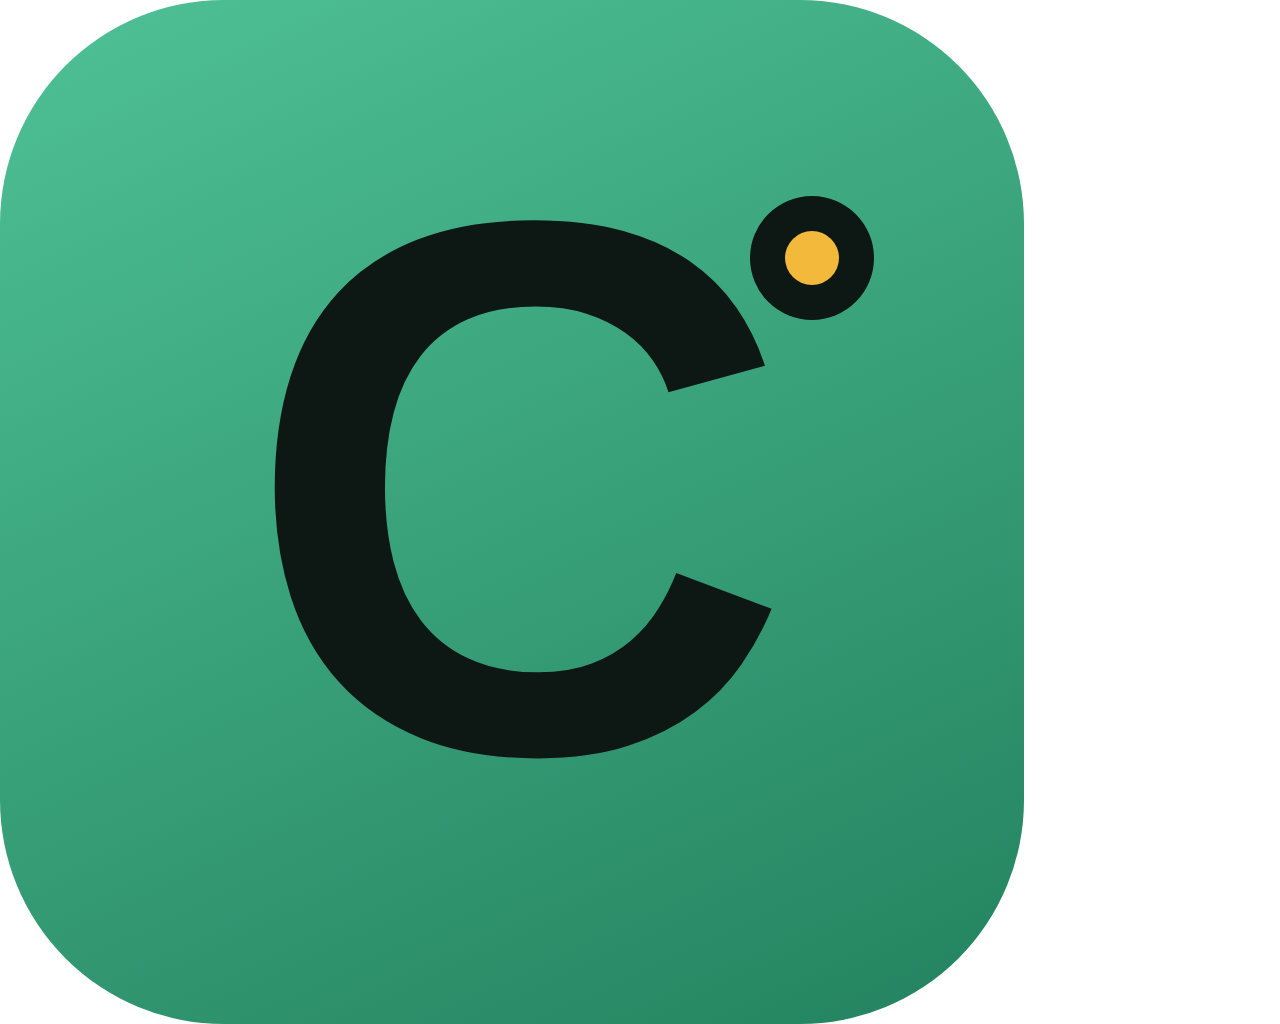
<file: packaging/icon/icon.html>
<!doctype html>
<html><head><meta charset="utf-8"><title>C.A.P. app icon</title>
<style>
  /* Rendered at 1024 x 1024 on a transparent background; build_icons.py makes every size from it. */
  html, body { margin: 0; width: 1024px; height: 1024px; overflow: hidden; background: transparent; }
  body { display: grid; place-items: center; font-family: "Segoe UI Variable Display", "Segoe UI", sans-serif; }
  .tile { width: 1024px; height: 1024px; border-radius: 224px; background: linear-gradient(155deg, #4fc196 0%, #23825f 100%);
          display: grid; place-items: center; position: relative; }
  .c { font-size: 760px; font-weight: 800; color: #0d1814; line-height: 1; transform: translateY(-24px); letter-spacing: -12px; }
  .dot { position: absolute; right: 150px; top: 196px; width: 124px; height: 124px; border-radius: 50%; background: #0d1814; }
  .dot::after { content: ""; position: absolute; inset: 35px; border-radius: 50%; background: #f2b93b; }
</style></head>
<body><div class="tile"><span class="c">C</span><span class="dot"></span></div></body></html>
</file>
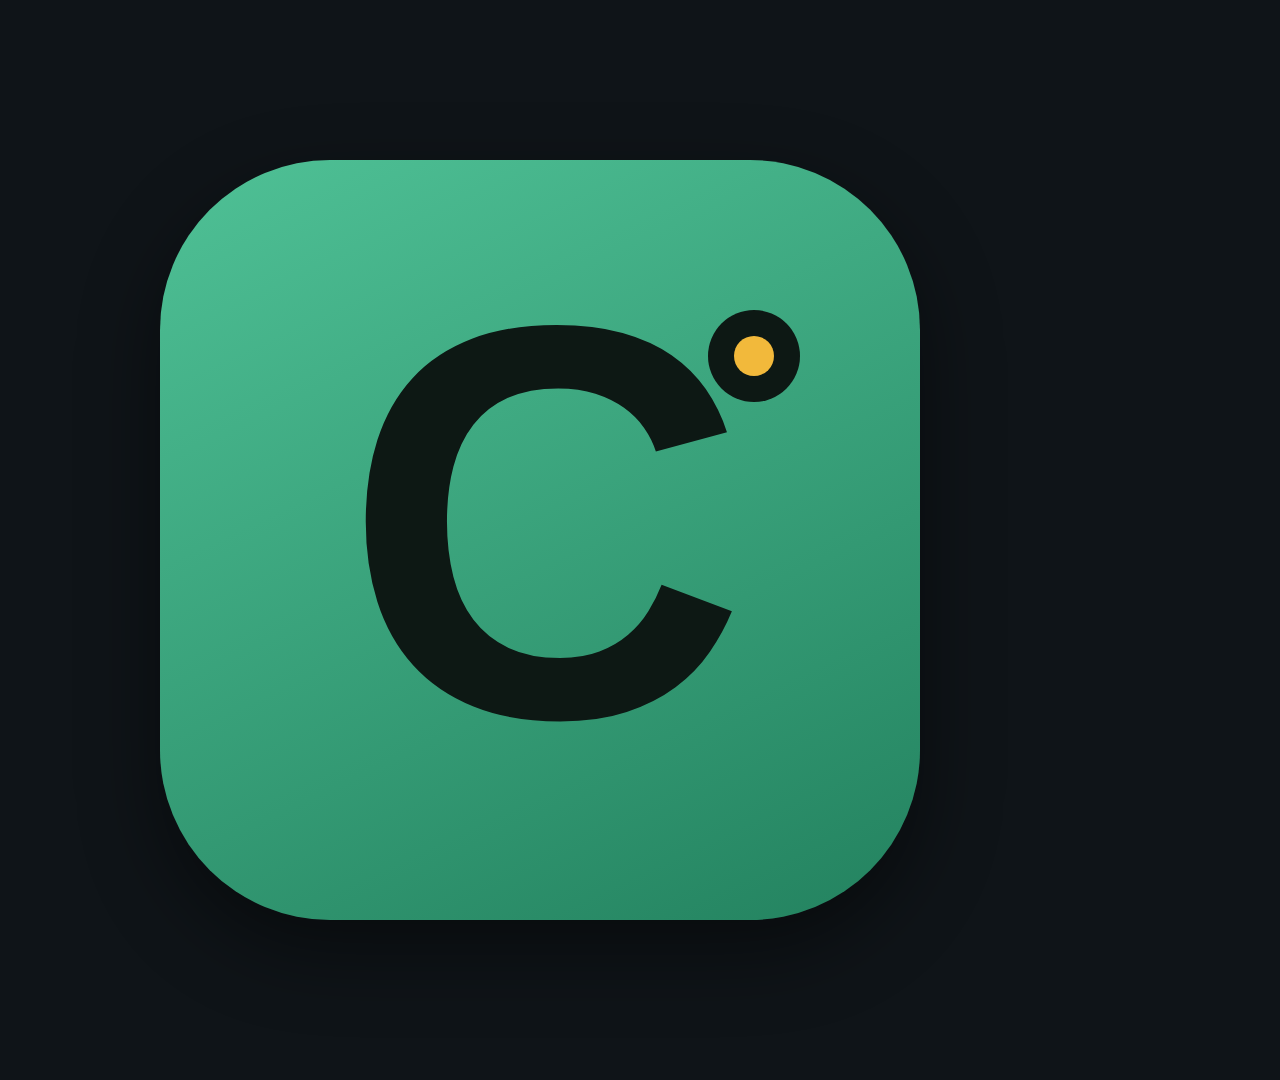
<file: store/src/logo.html>
<!doctype html>
<html><head><meta charset="utf-8"><title>C.A.P. Store logo</title>
<style>
  html, body { margin: 0; width: 1080px; height: 1080px; overflow: hidden; }
  body { display: grid; place-items: center; background: #0f1418; font-family: "Segoe UI Variable Display", "Segoe UI", sans-serif; }
  .tile { width: 760px; height: 760px; border-radius: 170px; background: linear-gradient(155deg, #4fc196 0%, #23825f 100%);
          display: grid; place-items: center; box-shadow: 0 30px 80px rgba(0, 0, 0, .45); position: relative; }
  .c { font-size: 560px; font-weight: 800; color: #0d1814; line-height: 1; transform: translateY(-18px); letter-spacing: -10px; }
  .spark { position: absolute; right: 120px; top: 150px; width: 92px; height: 92px; border-radius: 50%; background: #0d1814; }
  .spark::after { content: ""; position: absolute; inset: 26px; border-radius: 50%; background: #f2b93b; }
</style></head>
<body><div class="tile"><span class="c">C</span><span class="spark"></span></div></body></html>
</file>
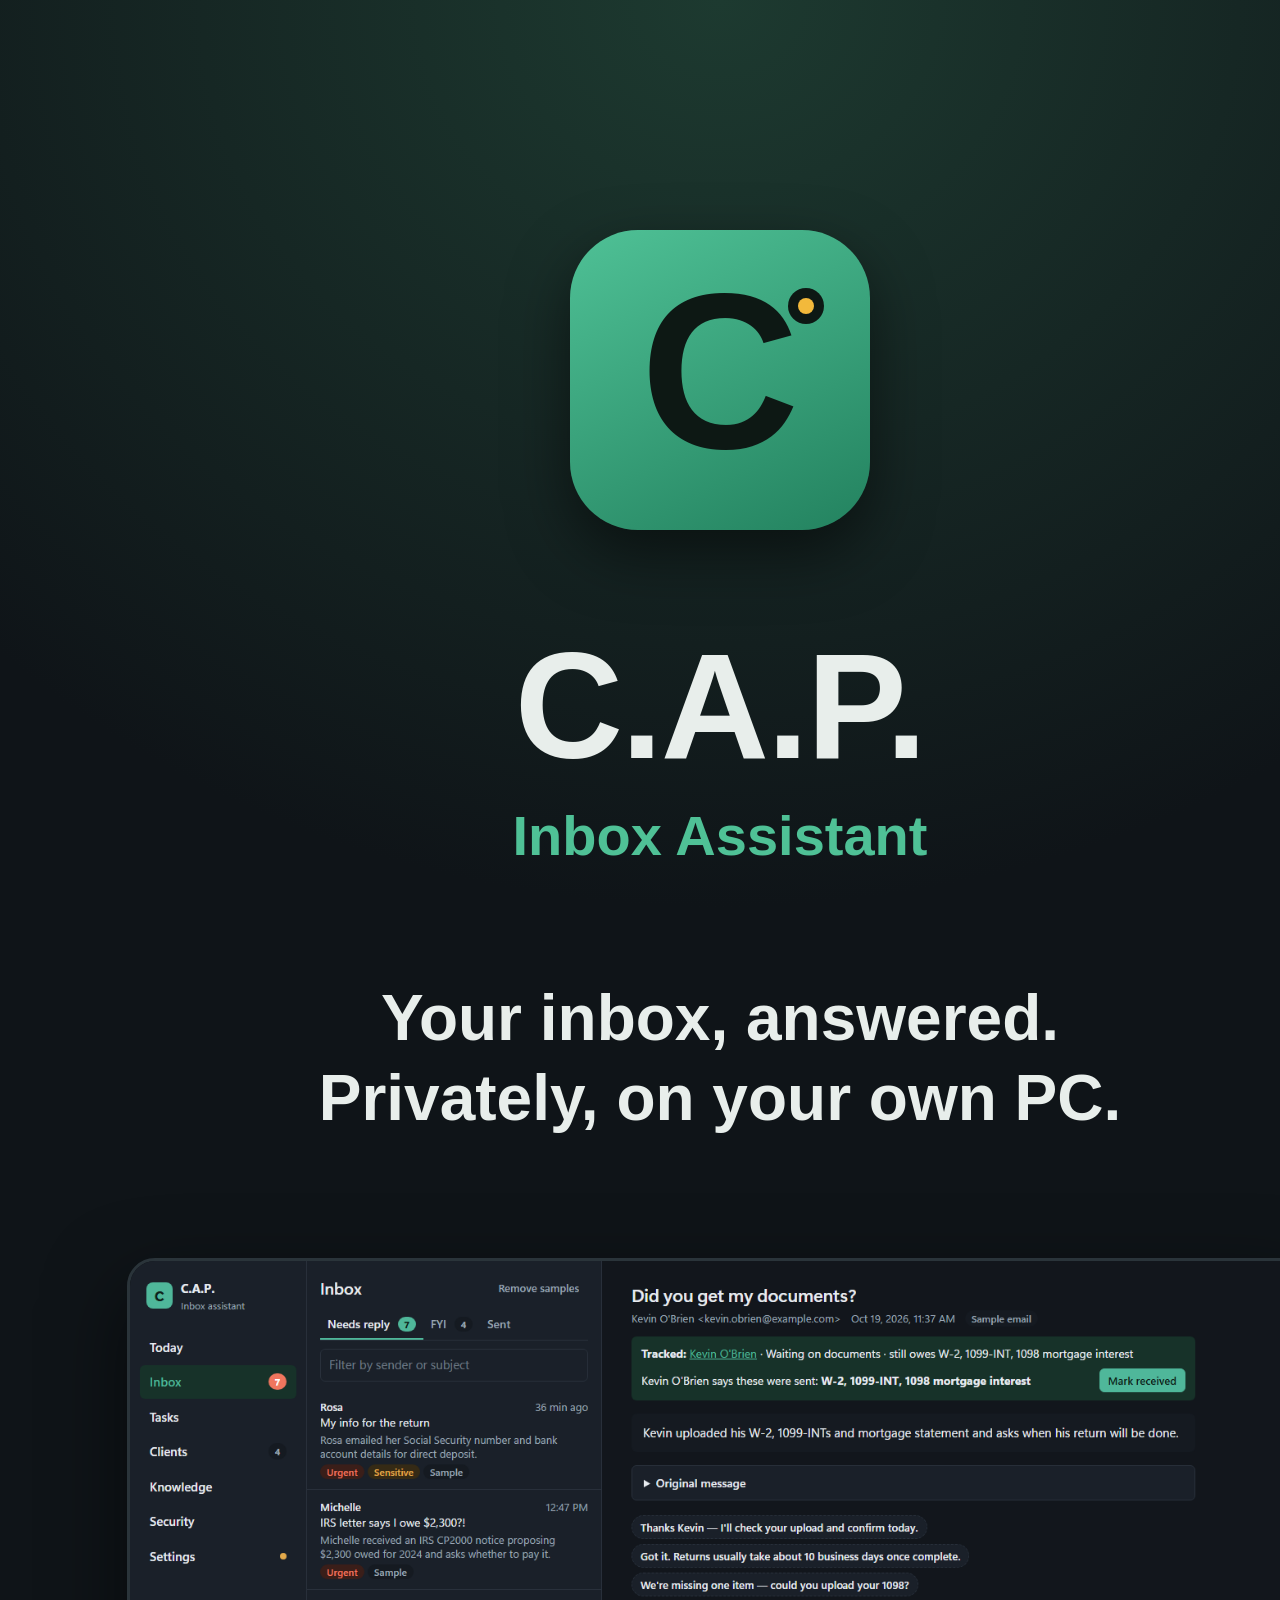
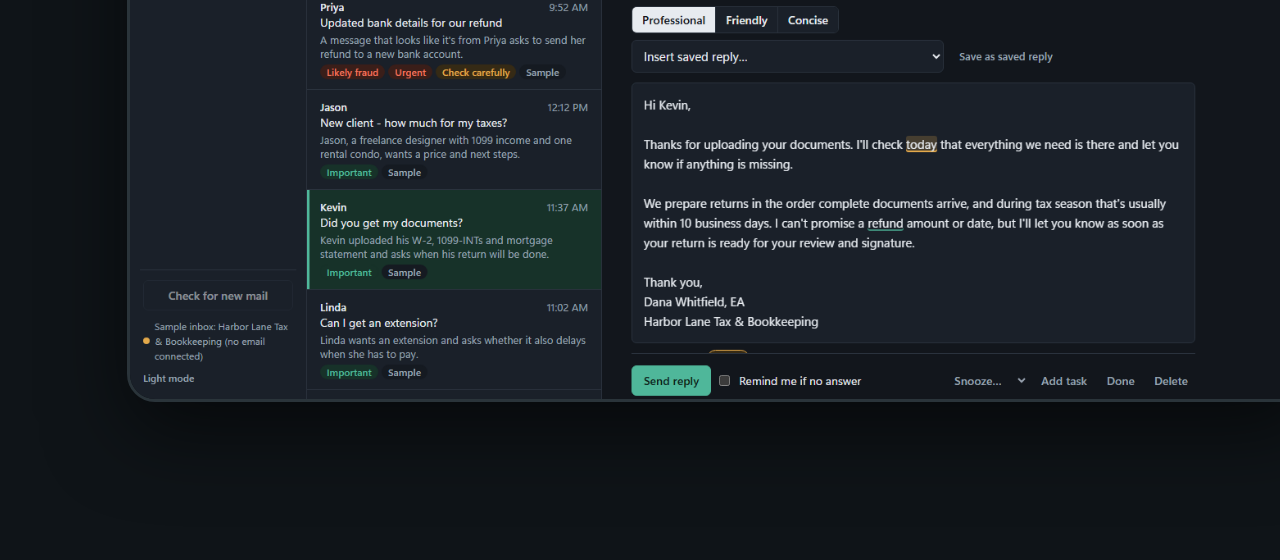
<file: store/src/poster.html>
<!doctype html>
<html><head><meta charset="utf-8"><title>C.A.P. Store poster</title>
<style>
  html, body { margin: 0; width: 1440px; height: 2160px; overflow: hidden; }
  body { background: radial-gradient(120% 70% at 50% 0%, #1d3a30 0%, #0f1418 60%); color: #e8eeeb;
         font-family: "Segoe UI Variable Display", "Segoe UI", sans-serif; display: flex; flex-direction: column; align-items: center; }
  .mark { margin-top: 230px; width: 300px; height: 300px; border-radius: 68px; background: linear-gradient(155deg, #4fc196, #23825f);
          display: grid; place-items: center; position: relative; box-shadow: 0 24px 60px rgba(0, 0, 0, .5); }
  .mark b { font-size: 220px; font-weight: 800; color: #0d1814; line-height: 1; transform: translateY(-8px); }
  .mark i { position: absolute; right: 46px; top: 58px; width: 36px; height: 36px; border-radius: 50%; background: #0d1814; }
  .mark i::after { content: ""; position: absolute; inset: 10px; border-radius: 50%; background: #f2b93b; }
  h1 { font-size: 150px; font-weight: 800; margin: 90px 0 0; letter-spacing: -2px; }
  .sub { font-size: 56px; color: #4fc196; font-weight: 600; margin: 10px 0 0; }
  .tag { font-size: 64px; line-height: 1.25; text-align: center; margin: 110px 120px 0; font-weight: 600; }
  .shot { margin-top: 120px; width: 1180px; border-radius: 28px; overflow: hidden; border: 3px solid #2a343a; box-shadow: 0 30px 80px rgba(0, 0, 0, .55); }
  .shot img { display: block; width: 100%; }
</style></head>
<body>
  <div class="mark"><b>C</b><i></i></div>
  <h1>C.A.P.</h1>
  <p class="sub">Inbox Assistant</p>
  <p class="tag">Your inbox, answered.<br>Privately, on your own PC.</p>
  <div class="shot"><img src="../../site/assets/inbox.png" alt=""></div>
</body></html>
</file>
<file: site/styles.css>
:root {
  --bg: #f7f8f7;
  --surface: #ffffff;
  --sunk: #eef1ef;
  --ink: #17201c;
  --muted: #56615c;
  --line: #dde3df;
  --accent: #23825f;
  --accent-ink: #ffffff;
  --accent-soft: #e3f3ec;
  --warn-bg: #fff6e0;
  --warn-line: #ecc768;
  --mark: #e0a526;
  --radius: 14px;
  --radius-sm: 9px;
  --shadow: 0 1px 2px rgba(16, 24, 20, .06), 0 8px 28px rgba(16, 24, 20, .07);
  --font: "Segoe UI Variable Text", "Segoe UI", system-ui, -apple-system, "Helvetica Neue", Ubuntu, Arial, sans-serif;
  --mono: ui-monospace, "Cascadia Mono", "SF Mono", Menlo, Consolas, monospace;
  color-scheme: light;
}
@media (prefers-color-scheme: dark) {
  :root {
    --bg: #0f1418;
    --surface: #171e23;
    --sunk: #1d252b;
    --ink: #e8eeeb;
    --muted: #9eaaa5;
    --line: #2a343a;
    --accent: #4fc196;
    --accent-ink: #0d1814;
    --accent-soft: #173229;
    --warn-bg: #2b2414;
    --warn-line: #7a6127;
    --mark: #f2b93b;
    --shadow: 0 1px 2px rgba(0, 0, 0, .3), 0 10px 30px rgba(0, 0, 0, .25);
    color-scheme: dark;
  }
}

* { box-sizing: border-box; }
html { scroll-behavior: smooth; -webkit-text-size-adjust: 100%; }
@media (prefers-reduced-motion: reduce) { html { scroll-behavior: auto; } * { transition: none !important; } }
body { margin: 0; background: var(--bg); color: var(--ink); font: 16px/1.6 var(--font); }
img { max-width: 100%; height: auto; display: block; }
a { color: var(--accent); text-underline-offset: 3px; }
a:hover { text-decoration-thickness: 2px; }
h1, h2, h3 { line-height: 1.2; letter-spacing: -.01em; }
h1 { font-size: clamp(2rem, 4.2vw, 3.1rem); margin: 0 0 16px; }
h2 { font-size: 1.45rem; margin: 40px 0 12px; }
h3 { font-size: 1.08rem; margin: 0 0 6px; }
p { margin: 0 0 14px; }
code, pre { font-family: var(--mono); font-size: .9em; }
code { background: var(--sunk); padding: 1px 6px; border-radius: 6px; overflow-wrap: anywhere; }
pre { background: var(--sunk); border: 1px solid var(--line); border-radius: var(--radius-sm); padding: 12px 14px; overflow-x: auto; margin: 6px 0 14px; }
pre code { background: none; padding: 0; overflow-wrap: normal; }
:focus-visible { outline: 3px solid var(--accent); outline-offset: 2px; border-radius: 4px; }

.wrap { max-width: 1160px; margin: 0 auto; padding: 0 16px; }
.narrow { max-width: 820px; padding-top: 40px; padding-bottom: 56px; }
.muted { color: var(--muted); }
.fine { color: var(--muted); font-size: .9rem; }
.lede { font-size: 1.15rem; color: var(--muted); }
.skip { position: absolute; left: -999px; top: 8px; background: var(--surface); padding: 8px 12px; z-index: 10; }
.skip:focus { left: 8px; }

/* Header and tabs */
.top { position: sticky; top: 0; z-index: 5; background: color-mix(in srgb, var(--bg) 88%, transparent); backdrop-filter: blur(10px); border-bottom: 1px solid var(--line); }
.top-row { display: flex; align-items: center; gap: 20px; min-height: 64px; }
.brand { display: flex; align-items: center; gap: 10px; color: var(--ink); text-decoration: none; font-weight: 700; flex: none; }
.brand small { display: block; font-weight: 400; font-size: .75rem; color: var(--muted); line-height: 1; }
.mark { width: 34px; height: 34px; border-radius: 9px; display: grid; place-items: center; background: var(--accent); color: var(--accent-ink); font-weight: 800; }
.tabs { display: flex; gap: 2px; margin-left: auto; overflow-x: auto; scrollbar-width: none; }
.tabs::-webkit-scrollbar { display: none; }
.tabs a { padding: 8px 12px; border-radius: 999px; color: var(--muted); text-decoration: none; white-space: nowrap; font-weight: 600; font-size: .95rem; }
.tabs a:hover { color: var(--ink); background: var(--sunk); }
.tabs a[aria-current="page"] { color: var(--accent); background: var(--accent-soft); }
@media (max-width: 760px) {
  .top-row { flex-wrap: wrap; gap: 6px; padding-top: 10px; }
  .tabs { margin: 0 -16px; padding: 0 16px 8px; width: calc(100% + 32px); }
}

/* Buttons */
.btn { display: inline-flex; align-items: center; justify-content: center; gap: 8px; min-height: 44px; padding: 10px 18px; border-radius: 10px;
       border: 1px solid var(--line); background: var(--surface); color: var(--ink); font: 600 1rem var(--font); text-decoration: none; cursor: pointer; }
.btn:hover { border-color: var(--accent); }
.btn.primary { background: var(--accent); border-color: var(--accent); color: var(--accent-ink); }
.btn.primary:hover { filter: brightness(1.07); }
.btn.small { min-height: 34px; padding: 6px 12px; font-size: .9rem; }
.btn[disabled] { opacity: .5; cursor: default; }
.cta { display: flex; flex-wrap: wrap; gap: 12px; margin: 22px 0 10px; }

/* Home */
.hero { display: grid; grid-template-columns: minmax(0, 5fr) minmax(0, 7fr); gap: 44px; align-items: center; padding-top: 56px; padding-bottom: 32px; }
.hero h1 { font-size: clamp(2rem, 3.4vw, 2.6rem); }
.eyebrow { color: var(--accent); font-weight: 700; font-size: .9rem; letter-spacing: .02em; text-transform: uppercase; }
.hero-shot { margin: 0; border-radius: var(--radius); overflow: hidden; border: 1px solid var(--line); box-shadow: var(--shadow); }
@media (max-width: 900px) { .hero { grid-template-columns: 1fr; padding-top: 32px; gap: 28px; } }
.points { display: grid; grid-template-columns: repeat(3, minmax(0, 1fr)); gap: 28px; padding-top: 24px; padding-bottom: 16px; }
.points h2 { font-size: 1.12rem; margin: 0 0 6px; }
.points p { color: var(--muted); margin: 0; }
@media (max-width: 760px) { .points { grid-template-columns: 1fr; gap: 18px; } }
.section-head { margin: 56px 0 18px; }
.section-head h2 { margin: 0 0 4px; font-size: 1.8rem; }
.section-head p { color: var(--muted); margin: 0; }
.closing { text-align: center; padding-top: 24px; padding-bottom: 72px; }
.closing h2 { font-size: 1.8rem; margin-top: 56px; }
.closing p { color: var(--muted); max-width: 620px; margin: 0 auto 18px; }

/* Tour */
.tour { display: grid; grid-template-columns: minmax(0, 8fr) minmax(0, 4fr); gap: 24px; background: var(--surface); border: 1px solid var(--line);
        border-radius: var(--radius); padding: 18px; box-shadow: var(--shadow); }
.tour-stage { position: relative; border-radius: var(--radius-sm); overflow: hidden; border: 1px solid var(--line); align-self: start; }
.tour-mark { position: absolute; border: 3px solid var(--mark); border-radius: 10px; box-shadow: 0 0 0 9999px rgba(8, 12, 10, .38); pointer-events: none; transition: all .35s ease; }
.tour-mark + .tour-mark { box-shadow: none; }
.tour-mark span { position: absolute; top: -13px; left: -13px; width: 26px; height: 26px; border-radius: 50%; background: var(--mark); color: #1b1404;
                  font: 800 .85rem/26px var(--font); text-align: center; }
.tour-side { display: flex; flex-direction: column; min-width: 0; }
.tour-count { color: var(--muted); font-size: .85rem; font-weight: 600; margin-bottom: 6px; }
.tour-side h3 { font-size: 1.35rem; margin-bottom: 10px; }
#tour-text p { color: var(--muted); }
#tour-text ol { padding-left: 20px; color: var(--muted); }
.tour-nav { display: flex; gap: 10px; margin-top: auto; padding-top: 12px; }
.tour-nav .btn { flex: 1; }
.tour-dots { display: flex; gap: 6px; margin-top: 14px; flex-wrap: wrap; }
.tour-dots button { width: 12px; height: 12px; border-radius: 50%; border: 0; background: var(--line); cursor: pointer; padding: 0; }
.tour-dots button[aria-selected="true"] { background: var(--accent); width: 28px; border-radius: 999px; }
@media (max-width: 900px) { .tour { grid-template-columns: 1fr; } }

/* Cards and lists */
.cards { display: grid; gap: 16px; }
.cards.two { grid-template-columns: repeat(2, minmax(0, 1fr)); }
.cards.three { grid-template-columns: repeat(3, minmax(0, 1fr)); }
@media (max-width: 760px) { .cards.two, .cards.three { grid-template-columns: 1fr; } }
.card { background: var(--surface); border: 1px solid var(--line); border-radius: var(--radius); padding: 18px 20px; }
.card p { color: var(--muted); margin: 0; }
.flow { list-style: none; padding: 0; margin: 0; display: grid; gap: 10px; counter-reset: flow; }
.flow li { counter-increment: flow; display: grid; grid-template-columns: 36px 1fr; column-gap: 12px; background: var(--surface); border: 1px solid var(--line); border-radius: var(--radius-sm); padding: 12px 14px; }
.flow li::before { content: counter(flow); grid-row: span 2; width: 30px; height: 30px; border-radius: 50%; background: var(--accent-soft); color: var(--accent); font-weight: 800; display: grid; place-items: center; }
.flow span { color: var(--muted); }
.ticks { list-style: none; padding: 0; }
.ticks li { position: relative; padding-left: 30px; margin-bottom: 10px; }
.ticks li::before { content: "✓"; position: absolute; left: 0; top: 0; width: 22px; height: 22px; border-radius: 50%; background: var(--accent-soft); color: var(--accent); font-weight: 800; font-size: .8rem; display: grid; place-items: center; }
.ticks.no li::before { content: "✕"; background: var(--sunk); color: var(--muted); }
.notes { background: var(--surface); border: 1px solid var(--line); border-radius: var(--radius); padding: 18px 20px; }
.notes ul { color: var(--muted); padding-left: 20px; }
.notice { background: var(--warn-bg); border: 1px solid var(--warn-line); border-radius: var(--radius-sm); padding: 14px 16px; }
.notice p { margin: 0; }

.grid-table { width: 100%; border-collapse: collapse; margin: 6px 0 14px; font-size: .95rem; display: block; overflow-x: auto; }
.grid-table th, .grid-table td { text-align: left; vertical-align: top; padding: 10px 12px; border-bottom: 1px solid var(--line); }
.grid-table thead th { color: var(--muted); font-size: .85rem; font-weight: 700; border-bottom-width: 2px; }
.grid-table tbody th { font-weight: 700; white-space: nowrap; }

/* Download */
.blurb { margin-bottom: 24px; }
.dl-main { margin-bottom: 18px; }
.dl-main .btn { min-height: 54px; font-size: 1.1rem; padding: 12px 26px; }
.dl-list { display: grid; gap: 12px; }
.dl-item { background: var(--surface); border: 1px solid var(--line); border-radius: var(--radius); padding: 16px 18px; display: grid; grid-template-columns: 1fr auto; gap: 6px 16px; align-items: center; }
.dl-item.yours { border-color: var(--accent); box-shadow: 0 0 0 1px var(--accent); }
.dl-item h3 { margin: 0; display: flex; gap: 8px; align-items: center; flex-wrap: wrap; }
.dl-item .meta { color: var(--muted); font-size: .9rem; margin: 0; overflow-wrap: anywhere; }
.dl-item .meta.alt { grid-column: 1 / -1; font-size: .85rem; }
.dl-item .meta.alt code { font-size: .75rem; }
.dl-item .sum { grid-column: 1 / -1; display: flex; gap: 8px; align-items: center; min-width: 0; }
.dl-item .sum code { font-size: .78rem; flex: 1; min-width: 0; overflow-wrap: anywhere; }
.pill { font-size: .75rem; font-weight: 700; padding: 2px 8px; border-radius: 999px; background: var(--accent-soft); color: var(--accent); }
.pill.soon { background: var(--sunk); color: var(--muted); }
@media (max-width: 560px) { .dl-item { grid-template-columns: 1fr; } }

.os-switch { display: inline-flex; gap: 4px; background: var(--sunk); border-radius: 12px; padding: 4px; margin: 4px 0 12px; flex-wrap: wrap; }
.os-switch button { border: 0; background: none; color: var(--muted); font: 600 .95rem var(--font); padding: 8px 14px; border-radius: 9px; cursor: pointer; min-height: 40px; }
.os-switch button[aria-selected="true"] { background: var(--surface); color: var(--ink); box-shadow: 0 1px 3px rgba(0,0,0,.12); }
.os-switch.big button { font-size: 1.02rem; padding: 10px 20px; }

/* Setup */
.steps { list-style: none; counter-reset: step; padding: 0; margin: 8px 0 0; }
.steps.cont { counter-reset: step 0; }
.steps > li { counter-increment: step; position: relative; padding: 0 0 22px 52px; }
.steps > li::before { content: counter(step); position: absolute; left: 0; top: -2px; width: 34px; height: 34px; border-radius: 50%; background: var(--accent); color: var(--accent-ink); font-weight: 800; display: grid; place-items: center; }
.steps > li::after { content: ""; position: absolute; left: 16px; top: 36px; bottom: 4px; width: 2px; background: var(--line); }
.steps > li:last-child::after { display: none; }
.steps p { color: var(--muted); }
.faq dt { font-weight: 700; margin-top: 12px; }
.faq dd { margin: 4px 0 0; color: var(--muted); }

.foot { border-top: 1px solid var(--line); padding: 22px 0 30px; color: var(--muted); font-size: .9rem; }
.foot-row { display: flex; flex-wrap: wrap; gap: 12px 24px; justify-content: space-between; }
.foot nav { display: flex; flex-wrap: wrap; gap: 16px; }
.foot a { color: var(--muted); }

/* Help & feedback */
.fb-form { background: var(--surface); border: 1px solid var(--line); border-radius: var(--radius); padding: 20px; display: grid; gap: 6px; }
.fb-kinds { border: 0; padding: 0; margin: 0 0 10px; display: grid; grid-template-columns: repeat(2, minmax(0, 1fr)); gap: 10px; }
.fb-kinds legend { font-weight: 700; margin-bottom: 10px; padding: 0; }
.fb-kind { position: relative; display: flex; gap: 10px; align-items: flex-start; border: 1px solid var(--line); border-radius: var(--radius-sm); padding: 12px; cursor: pointer; }
.fb-kind:has(input:checked) { border-color: var(--accent); background: var(--accent-soft); }
.fb-kind input { margin-top: 4px; accent-color: var(--accent); }
.fb-kind small { display: block; color: var(--muted); }
.field { font-weight: 700; font-size: .92rem; margin-top: 8px; }
.fb-form input:not([type="radio"]), .fb-form textarea, .fb-form select {
  width: 100%; font: 1rem var(--font); color: var(--ink); background: var(--bg); border: 1px solid var(--line); border-radius: var(--radius-sm); padding: 10px 12px; min-height: 44px; }
.fb-form textarea { resize: vertical; }
.fb-row { display: grid; grid-template-columns: 1fr 1fr; gap: 12px; }
.fb-row > div { display: grid; gap: 6px; }
.fb-warn { background: var(--warn-bg); border: 1px solid var(--warn-line); border-radius: var(--radius-sm); padding: 8px 12px; margin: 4px 0 0; font-size: .92rem; }
.fb-note { margin-top: 12px; }
.fb-actions { display: flex; flex-wrap: wrap; align-items: center; gap: 12px; margin-top: 12px; }
.fb-actions .fine { flex: 1; min-width: 220px; margin: 0; }
.link-card { text-decoration: none; color: var(--ink); }
.link-card:hover { border-color: var(--accent); }
.fb-fab { position: fixed; right: 18px; bottom: 18px; z-index: 6; background: var(--accent); color: var(--accent-ink); font-weight: 700; text-decoration: none;
          padding: 11px 18px; border-radius: 999px; box-shadow: var(--shadow); }
.fb-fab:hover { filter: brightness(1.07); }
@media (max-width: 560px) { .fb-kinds, .fb-row { grid-template-columns: 1fr; } .fb-fab { right: 12px; bottom: 12px; } }
@media print { .fb-fab { display: none; } }

/* Documentation */
.docs { display: grid; grid-template-columns: 250px minmax(0, 1fr); gap: 40px; padding-top: 40px; padding-bottom: 56px; align-items: start; }
.docs-side { position: sticky; top: 84px; max-height: calc(100vh - 100px); overflow-y: auto; display: grid; gap: 8px; }
.docs-search-label { font-weight: 700; font-size: .9rem; }
.docs-side input { width: 100%; font: 1rem var(--font); color: var(--ink); background: var(--surface); border: 1px solid var(--line);
                   border-radius: var(--radius-sm); padding: 9px 12px; min-height: 42px; }
.docs-side .fine { margin: 0; min-height: 1.2em; }
.docs-toc summary { font-weight: 700; cursor: pointer; padding: 4px 0; }
.docs-toc nav { display: grid; gap: 2px; margin-top: 6px; }
.docs-toc a { color: var(--muted); text-decoration: none; padding: 5px 10px; border-radius: 8px; font-size: .94rem; }
.docs-toc a:hover { color: var(--ink); background: var(--sunk); }
.docs-body { min-width: 0; max-width: 780px; }
.docs-body h1 { margin-bottom: 10px; }
.docs-sec { scroll-margin-top: 84px; padding-bottom: 8px; border-bottom: 1px solid var(--line); }
.docs-sec:last-of-type { border-bottom: 0; }
.docs-sec h2 { margin-top: 36px; }
.docs-sec h3 { margin: 22px 0 6px; font-size: 1.05rem; }
.docs-sec li { margin-bottom: 6px; }
.docs-sec ul, .docs-sec ol { padding-left: 22px; }
.docs-sec .flow { padding-left: 0; }
.docs-empty { background: var(--sunk); border-radius: var(--radius-sm); padding: 12px 14px; }
.cols-list { columns: 2; column-gap: 28px; }
@media (max-width: 560px) { .cols-list { columns: 1; } }
.kbd { display: inline-block; min-width: 1.6em; text-align: center; padding: 1px 6px; border: 1px solid var(--line); border-bottom-width: 2px;
       border-radius: 6px; background: var(--surface); font: 600 .82rem var(--mono); }
.tag { display: inline-block; font-size: .78rem; font-weight: 700; padding: 1px 8px; border-radius: 999px; background: var(--sunk); color: var(--muted); white-space: nowrap; }
.tag.ok { background: var(--accent-soft); color: var(--accent); }
.tag.warn { background: var(--warn-bg); color: var(--ink); border: 1px solid var(--warn-line); }
.tag.bad { background: color-mix(in srgb, #d9534f 18%, transparent); color: color-mix(in srgb, #d9534f 80%, var(--ink)); }
@media (max-width: 900px) {
  .docs { grid-template-columns: 1fr; gap: 16px; padding-top: 24px; }
  .docs-side { position: static; max-height: none; overflow: visible; background: var(--surface); border: 1px solid var(--line);
               border-radius: var(--radius); padding: 14px; }
}
</file>
